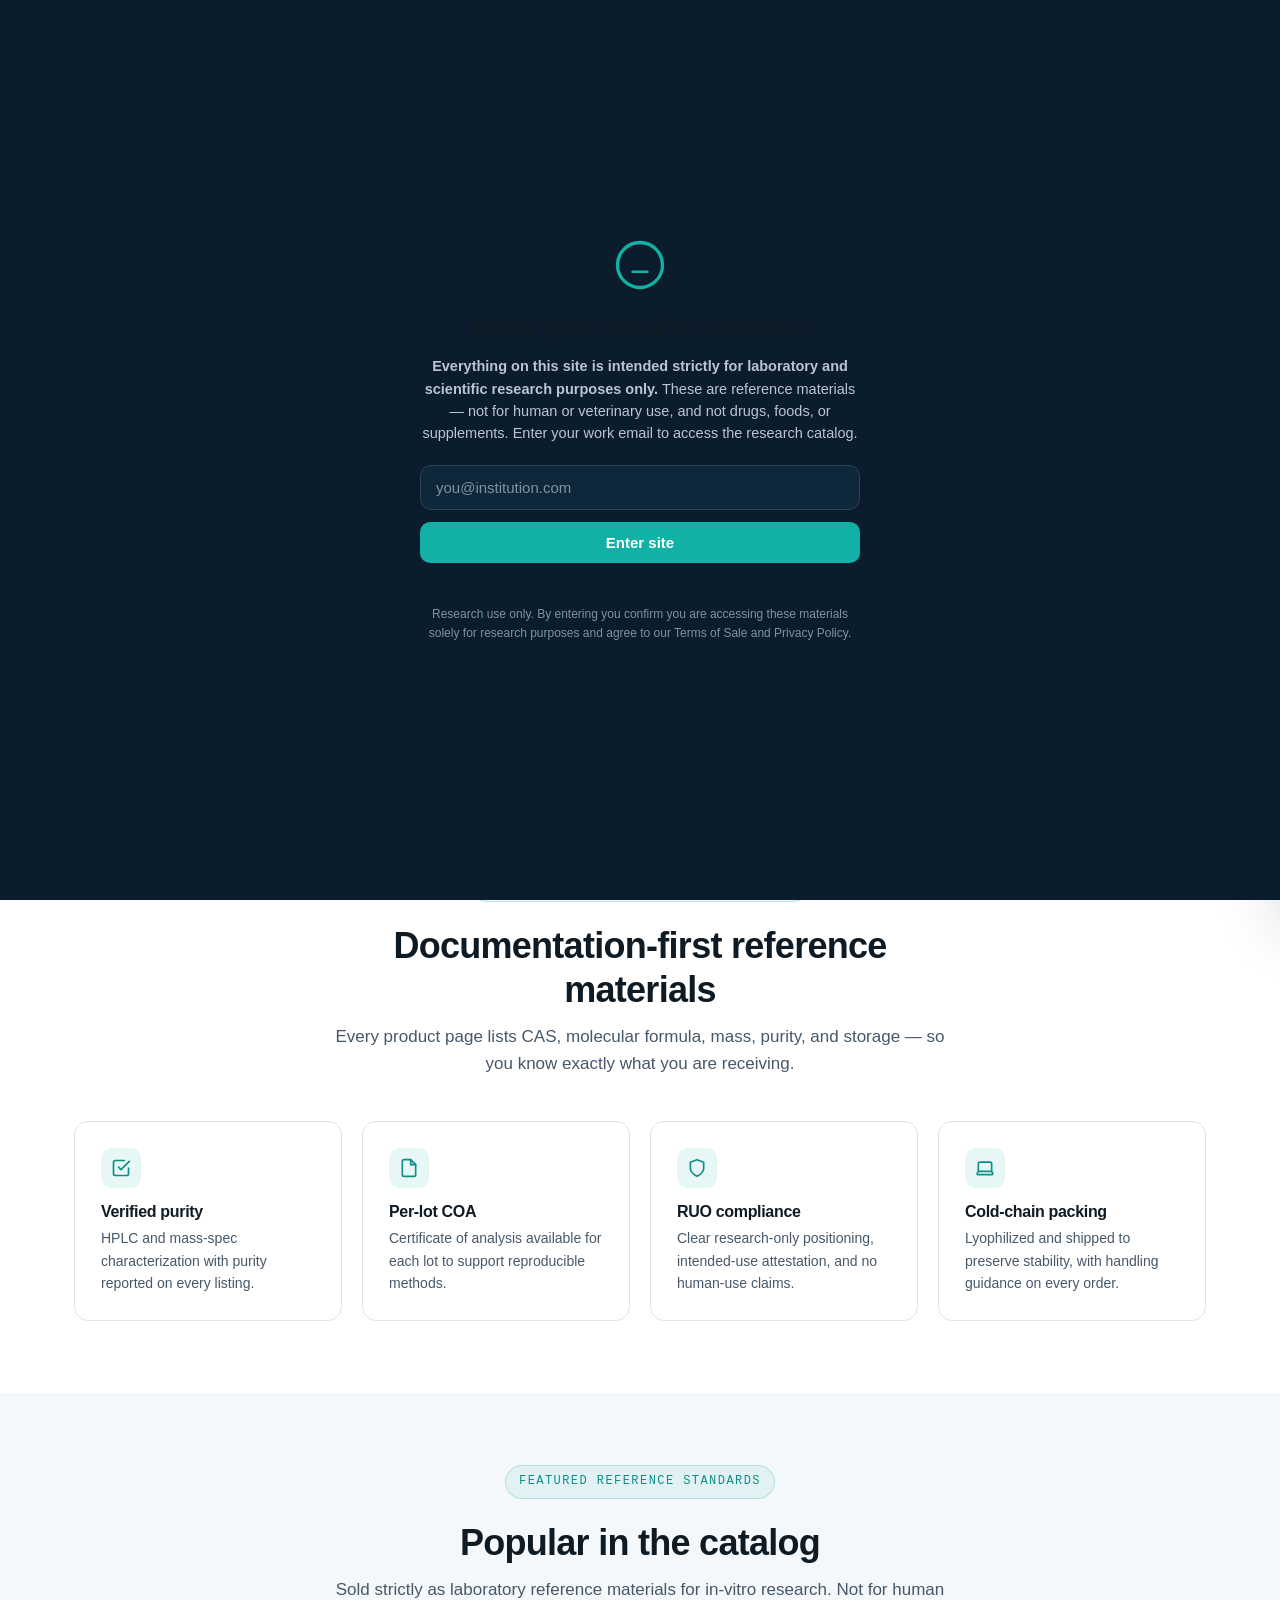
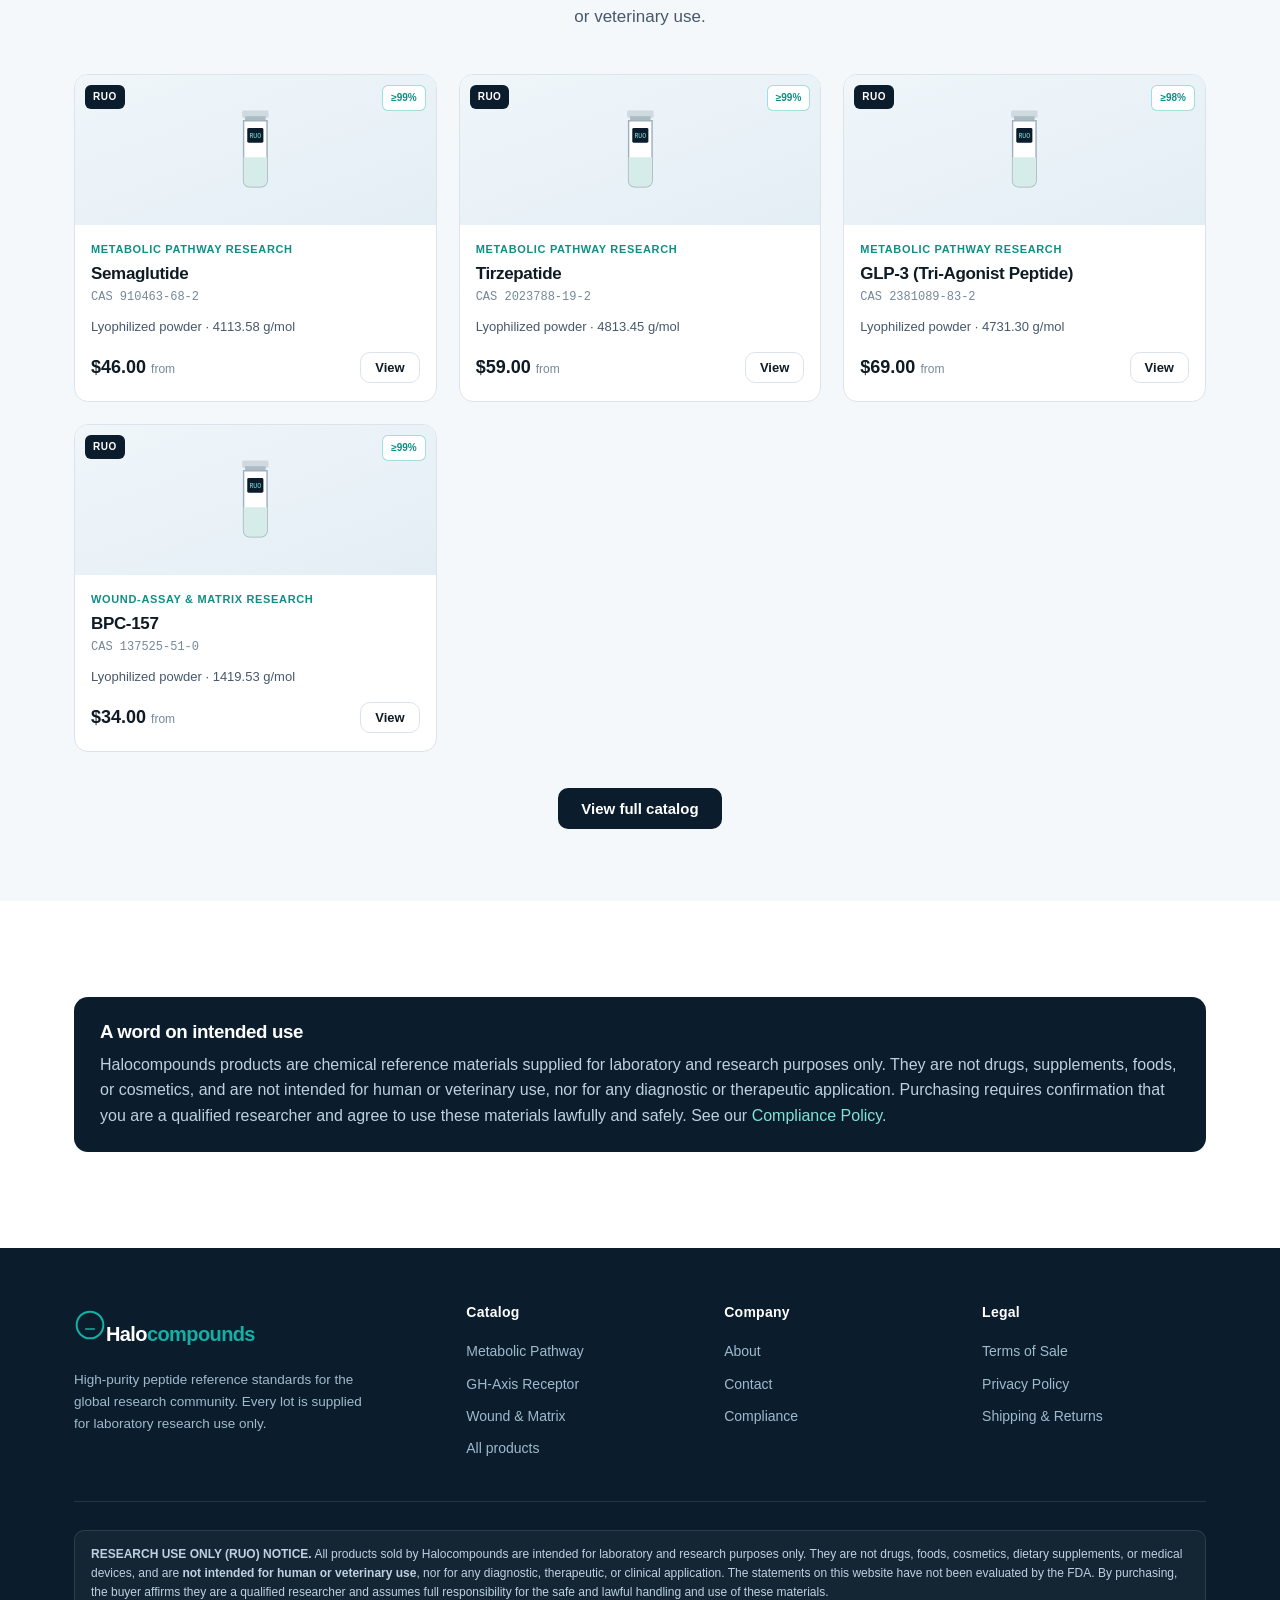
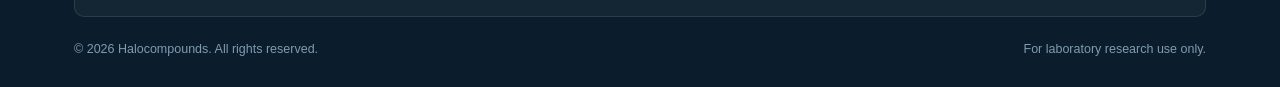
<file: index.html>
<!DOCTYPE html>
<html lang="en">
<head>
<meta charset="UTF-8">
<meta name="viewport" content="width=device-width, initial-scale=1.0">
<title>Halocompounds — Peptide Reference Standards for Research Use Only</title>
<meta name="description" content="Halocompounds supplies high-purity peptide reference standards for laboratory research use only (RUO). Not for human or veterinary use.">
<link rel="stylesheet" href="assets/css/styles.css">
</head>
<body data-page="index.html">

  <!-- Hidden form so Netlify detects & stores the email-gate submissions.
       The visible gate is injected by site.js and posts to this form by name.
       Do not remove. -->
  <form name="lead-gate" data-netlify="true" netlify-honeypot="bot-field" hidden>
    <input type="email" name="email" />
    <input type="text" name="bot-field" />
  </form>

  <section class="hero">
    <div class="wrap"><div class="hero-inner">
      <span class="eyebrow">● Research Use Only · ISO-minded QC</span>
      <h1>High-purity peptide reference standards for the research bench.</h1>
      <p>Halocompounds supplies lyophilized research peptides with third-party purity verification, full specifications, and per-lot documentation — built for reproducible in-vitro laboratory work.</p>
      <div class="hero-cta">
        <a class='btn btn-primary' href='/shop'>Browse the catalog</a>
        <a class='btn btn-ghost' href='/compliance' style='color:#eaf2f8;border-color:rgba(255,255,255,.25)'>Read our compliance policy</a>
      </div>
      <div class="hero-stats">
        <div class="stat"><div class="n">≥98–99%</div><div class="l">Verified purity (HPLC)</div></div>
        <div class="stat"><div class="n">Per-lot</div><div class="l">COA documentation</div></div>
        <div class="stat"><div class="n">RUO</div><div class="l">Strict research-only policy</div></div>
      </div>
    </div></div>
  </section>

  <section class="section">
    <div class="wrap">
      <div class="section-head">
        <span class="eyebrow">Why researchers choose Halocompounds</span>
        <h2>Documentation-first reference materials</h2>
        <p>Every product page lists CAS, molecular formula, mass, purity, and storage — so you know exactly what you are receiving.</p>
      </div>
      <div class="trust-grid">
        <div class="trust-card">
          <div class="ic"><svg width="20" height="20" viewBox="0 0 24 24" fill="none" stroke="currentColor" stroke-width="2" stroke-linecap="round" stroke-linejoin="round"><path d="M9 11l3 3L22 4"/><path d="M21 12v7a2 2 0 0 1-2 2H5a2 2 0 0 1-2-2V5a2 2 0 0 1 2-2h11"/></svg></div>
          <h3>Verified purity</h3>
          <p>HPLC and mass-spec characterization with purity reported on every listing.</p>
        </div>
        <div class="trust-card">
          <div class="ic"><svg width="20" height="20" viewBox="0 0 24 24" fill="none" stroke="currentColor" stroke-width="2" stroke-linecap="round" stroke-linejoin="round"><path d="M14 2H6a2 2 0 0 0-2 2v16a2 2 0 0 0 2 2h12a2 2 0 0 0 2-2V8z"/><polyline points="14 2 14 8 20 8"/></svg></div>
          <h3>Per-lot COA</h3>
          <p>Certificate of analysis available for each lot to support reproducible methods.</p>
        </div>
        <div class="trust-card">
          <div class="ic"><svg width="20" height="20" viewBox="0 0 24 24" fill="none" stroke="currentColor" stroke-width="2" stroke-linecap="round" stroke-linejoin="round"><path d="M12 22s8-4 8-10V5l-8-3-8 3v7c0 6 8 10 8 10z"/></svg></div>
          <h3>RUO compliance</h3>
          <p>Clear research-only positioning, intended-use attestation, and no human-use claims.</p>
        </div>
        <div class="trust-card">
          <div class="ic"><svg width="20" height="20" viewBox="0 0 24 24" fill="none" stroke="currentColor" stroke-width="2" stroke-linecap="round" stroke-linejoin="round"><path d="M20 16V7a2 2 0 0 0-2-2H6a2 2 0 0 0-2 2v9m16 0H4m16 0 1.28 2.55a1 1 0 0 1-.9 1.45H3.62a1 1 0 0 1-.9-1.45L4 16"/></svg></div>
          <h3>Cold-chain packing</h3>
          <p>Lyophilized and shipped to preserve stability, with handling guidance on every order.</p>
        </div>
      </div>
    </div>
  </section>

  <section class="section alt">
    <div class="wrap">
      <div class="section-head">
        <span class="eyebrow">Featured reference standards</span>
        <h2>Popular in the catalog</h2>
        <p>Sold strictly as laboratory reference materials for in-vitro research. Not for human or veterinary use.</p>
      </div>
      <div class="product-grid" id="featuredGrid"></div>
      <div class="center" style="margin-top:36px"><a class='btn btn-dark' href='/shop'>View full catalog</a></div>
    </div>
  </section>

  <section class="section">
    <div class="wrap">
      <div class="callout-strong">
        <h3>A word on intended use</h3>
        <p>Halocompounds products are chemical reference materials supplied for laboratory and research purposes only. They are not drugs, supplements, foods, or cosmetics, and are not intended for human or veterinary use, nor for any diagnostic or therapeutic application. Purchasing requires confirmation that you are a qualified researcher and agree to use these materials lawfully and safely. See our <a href='/compliance' style='color:#7fe3d9'>Compliance Policy</a>.</p>
      </div>
    </div>
  </section>

  <script src="assets/js/products.js"></script>
  <script src="assets/js/site.js"></script>
  <script>
    (function () {
      var grid = document.getElementById("featuredGrid");
      var items = Halo.products().filter(function (p) { return p.featured; });
      grid.innerHTML = items.map(function (p) {
        var from = Math.min.apply(null, p.sizes.map(function (s) { return s.price; }));
        return '<a class="pcard" href="product.html?sku=' + p.sku + '" style="text-decoration:none;color:inherit">' +
          '<div class="vial"><span class="ruo-tag">RUO</span><span class="purity-tag">' + p.purity + '</span>' + Halo.vial + '</div>' +
          '<div class="body"><div class="cat">' + p.category + '</div><h3>' + p.name + '</h3>' +
          '<div class="cas">CAS ' + p.cas + '</div>' +
          '<div class="spec-mini">' + p.form + ' · ' + p.mw + '</div>' +
          '<div class="foot"><span class="price">' + Halo.money(from) + ' <small>from</small></span>' +
          '<span class="btn btn-ghost" style="padding:8px 14px;font-size:13px">View</span></div></div></a>';
      }).join("");
    })();
  </script>
</body>
</html>
</file>
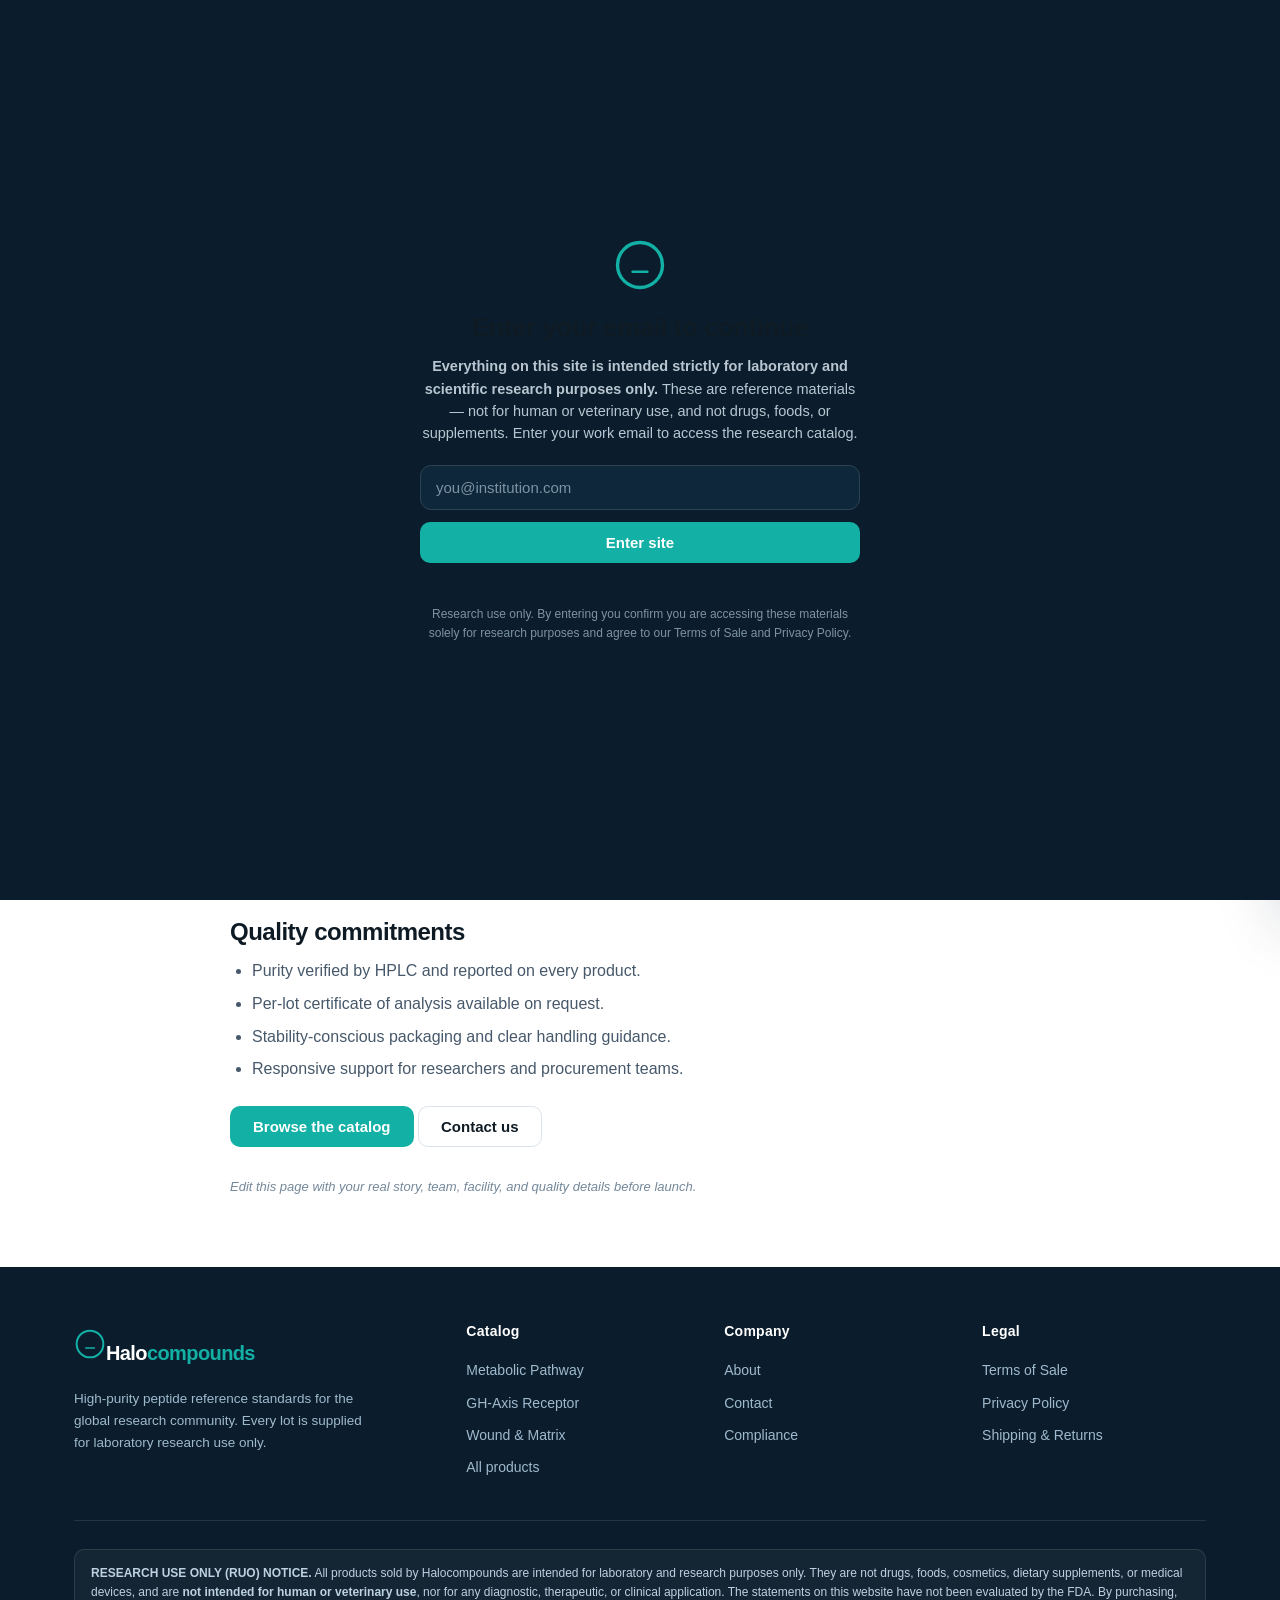
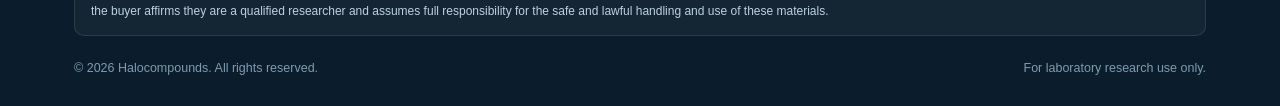
<file: about.html>
<!DOCTYPE html>
<html lang="en">
<head>
<meta charset="UTF-8">
<meta name="viewport" content="width=device-width, initial-scale=1.0">
<title>About — Halocompounds</title>
<link rel="stylesheet" href="assets/css/styles.css">
</head>
<body data-page="about.html">
  <div class="page-head"><div class="wrap"><div class="crumb"><a href='/'>Home</a> / About</div><h1>About Halocompounds</h1></div></div>
  <div class="wrap"><div class="doc">
    <p>Halocompounds supplies high-purity peptide reference standards to the research community. We exist to make well-characterized, properly documented research materials easy for laboratories to source — with transparent specifications and a strict research-use-only standard.</p>

    <h2>What we do</h2>
    <p>We provide lyophilized peptide reference materials with analytical characterization (HPLC, mass spectrometry) and per-lot certificates of analysis available on request. Every listing publishes its CAS number, molecular formula, mass, purity, physical form, and storage requirements so researchers know exactly what they are receiving.</p>

    <h2>Our standard</h2>
    <p>We sell exclusively for laboratory research use. Our products are not drugs, supplements, foods, or cosmetics, and are not for human or veterinary use. We require an intended-use acknowledgment from every buyer and decline orders that fall outside legitimate research.</p>

    <div class="callout-strong">
      <h3>Documentation first</h3>
      <p>Reproducible research depends on knowing your materials. That is why characterization data and COAs sit at the center of how we operate.</p>
    </div>

    <h2>Quality commitments</h2>
    <ul>
      <li>Purity verified by HPLC and reported on every product.</li>
      <li>Per-lot certificate of analysis available on request.</li>
      <li>Stability-conscious packaging and clear handling guidance.</li>
      <li>Responsive support for researchers and procurement teams.</li>
    </ul>

    <p style="margin-top:24px"><a class='btn btn-primary' href='/shop'>Browse the catalog</a> <a class='btn btn-ghost' href='/contact'>Contact us</a></p>

    <p style="font-size:13px;color:var(--muted);margin-top:30px"><em>Edit this page with your real story, team, facility, and quality details before launch.</em></p>
  </div></div>
  <script src="assets/js/products.js"></script>
  <script src="assets/js/site.js"></script>
</body>
</html>
</file>
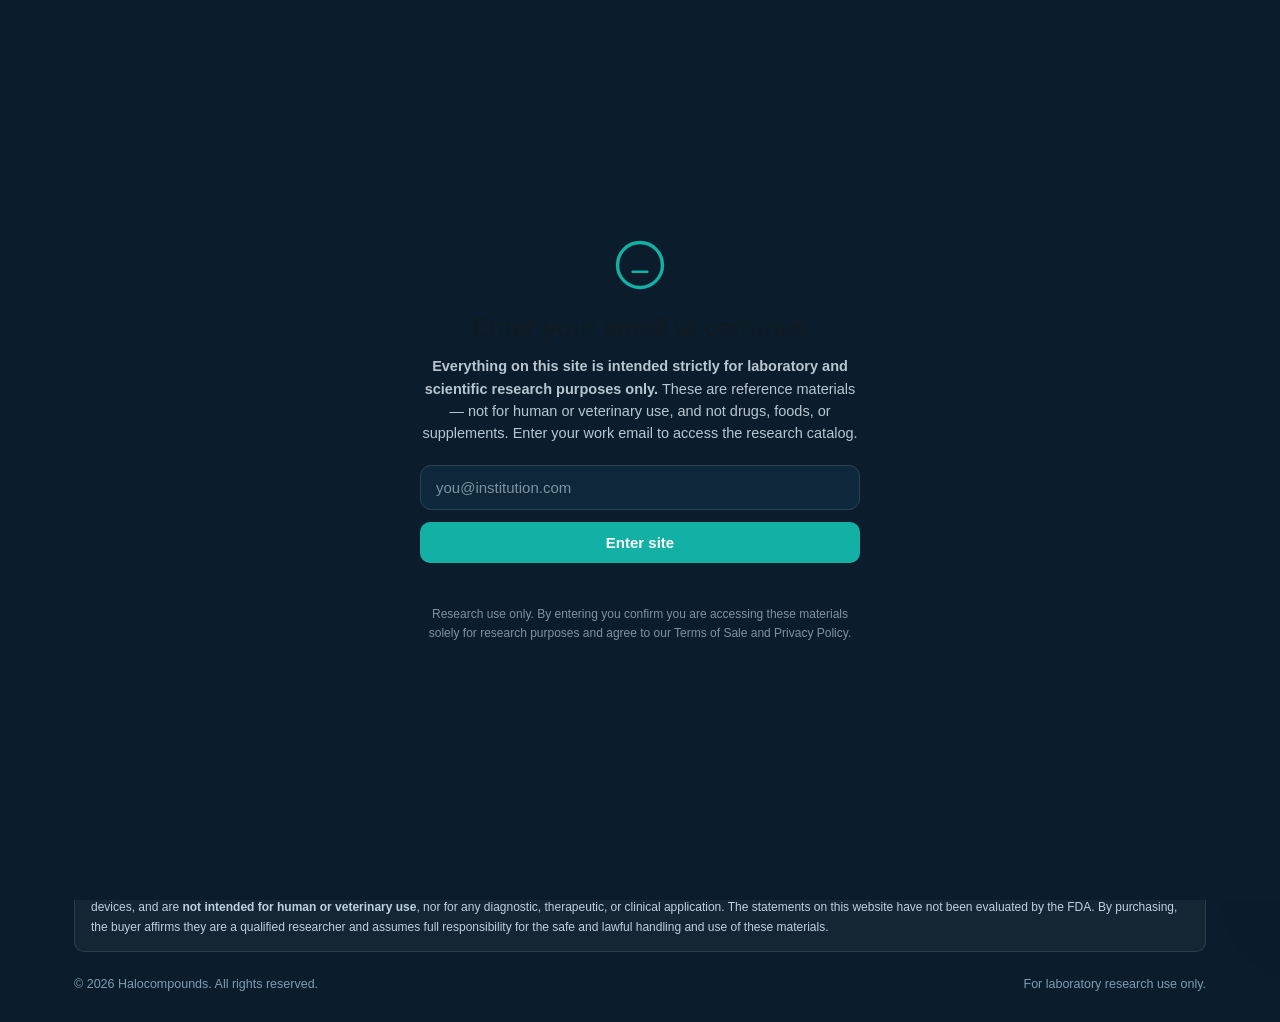
<file: checkout.html>
<!DOCTYPE html>
<html lang="en">
<head>
<meta charset="UTF-8">
<meta name="viewport" content="width=device-width, initial-scale=1.0">
<title>Checkout — Halocompounds | Research Use Only</title>
<link rel="stylesheet" href="assets/css/styles.css">
</head>
<body data-page="checkout.html">

  <div class="page-head">
    <div class="wrap"><div class="crumb"><a href='/'>Home</a> / Checkout</div><h1>Checkout</h1></div>
  </div>

  <section class="section">
    <div class="wrap">
      <div id="emptyState" class="empty-cart hide">Your cart is empty. <a href='/shop'>Browse the catalog</a>.</div>

      <div class="checkout-layout" id="checkoutLayout">
        <form id="orderForm" novalidate>
          <h3 style="margin-bottom:16px">Researcher &amp; shipping details</h3>
          <div class="form-grid">
            <div class="field"><label>First name *</label><input name="first" required></div>
            <div class="field"><label>Last name *</label><input name="last" required></div>
            <div class="field"><label>Institution / Company *</label><input name="org" required></div>
            <div class="field"><label>Role / Title</label><input name="role" placeholder="e.g. Research Scientist"></div>
            <div class="field full"><label>Work email *</label><input type="email" name="email" required></div>
            <div class="field"><label>Phone</label><input name="phone"></div>
            <div class="field"><label>Country *</label><input name="country" required></div>
            <div class="field full"><label>Shipping address *</label><input name="address" required></div>
            <div class="field"><label>City *</label><input name="city" required></div>
            <div class="field"><label>State / Region</label><input name="state"></div>
            <div class="field"><label>Postal code *</label><input name="zip" required></div>
            <div class="field full"><label>Order notes</label><textarea name="notes" rows="3" placeholder="Optional: lot requirements, COA needs, etc."></textarea></div>
          </div>

          <h3 style="margin:24px 0 12px">Required research-use acknowledgment</h3>
          <div class="attest">
            <label class="ck"><input type="checkbox" name="a1"> I confirm I am at least 21 years of age.</label>
            <label class="ck"><input type="checkbox" name="a2"> I am a qualified researcher, or I am purchasing on behalf of a research institution, laboratory, or business.</label>
            <label class="ck"><input type="checkbox" name="a3"> I understand these products are sold strictly for <strong>laboratory research use only (RUO)</strong> and are <strong>not for human or veterinary use</strong>, and are not drugs, foods, cosmetics, or dietary supplements.</label>
            <label class="ck"><input type="checkbox" name="a4"> I will not administer, ingest, or use these materials in or on humans or animals, and I will handle them lawfully and in accordance with good laboratory practice.</label>
            <label class="ck"><input type="checkbox" name="a5"> I have read and agree to the <a href='/terms' target='_blank'>Terms of Sale</a>, <a href='/compliance' target='_blank'>Compliance Policy</a>, and <a href='/privacy' target='_blank'>Privacy Policy</a>.</label>
          </div>

          <button type="submit" class="btn btn-primary btn-block" id="placeBtn">Place research order</button>
          <p style="font-size:12.5px;color:var(--muted);margin-top:12px">Orders are reviewed for research-use eligibility. After review, a secure payment link / invoice is issued to your work email. Card details are never collected on this page.</p>
        </form>

        <aside class="summary">
          <h3>Order summary</h3>
          <div id="summaryLines"></div>
          <div class="ln"><span>Subtotal</span><span id="sumSubtotal">$0.00</span></div>
          <div class="ln"><span>Shipping</span><span>Calculated after review</span></div>
          <div class="ln tot"><span>Total</span><span id="sumTotal">$0.00</span></div>
          <div class="ruo-callout" style="margin-top:18px"><strong>RUO order</strong><p>By placing this order you reaffirm the research-use acknowledgment above.</p></div>
        </aside>
      </div>

      <div id="confirm" class="hide" style="max-width:640px;margin:0 auto;text-align:center">
        <div style="width:64px;height:64px;border-radius:50%;background:rgba(47,143,91,.12);color:var(--ok);display:grid;place-items:center;margin:0 auto 20px">
          <svg width="32" height="32" viewBox="0 0 24 24" fill="none" stroke="currentColor" stroke-width="2.5" stroke-linecap="round" stroke-linejoin="round"><polyline points="20 6 9 17 4 12"/></svg>
        </div>
        <h1 style="font-size:28px">Order request received</h1>
        <p style="color:var(--slate);margin:12px 0">Reference <strong id="orderRef" class="mono"></strong></p>
        <p style="color:var(--slate)">Thank you. Our team will verify research-use eligibility and email a secure payment link and order confirmation to the address you provided. No payment has been taken.</p>
        <div style="margin-top:26px"><a class='btn btn-dark' href='/shop'>Continue browsing</a></div>
      </div>
    </div>
  </section>

  <script src="assets/js/products.js"></script>
  <script src="assets/js/site.js"></script>
  <script src="assets/js/noramp-checkout.js"></script>
  <script>
    (function () {
      var layout = document.getElementById("checkoutLayout");
      var empty = document.getElementById("emptyState");
      var cart = Halo.getCart();
      if (!cart.length) {
        layout.classList.add("hide");
        empty.classList.remove("hide");
        return;
      }
      function renderSummary() {
        var c = Halo.getCart();
        document.getElementById("summaryLines").innerHTML = c.map(function (i) {
          return '<div class="ln"><span>' + i.name + ' (' + i.size + ') × ' + i.qty + '</span><span>' + Halo.money(i.price * i.qty) + '</span></div>';
        }).join("");
        document.getElementById("sumSubtotal").textContent = Halo.money(Halo.subtotal());
        document.getElementById("sumTotal").textContent = Halo.money(Halo.subtotal());
      }
      renderSummary();

      var form = document.getElementById("orderForm");
      form.addEventListener("submit", async function (e) {
        e.preventDefault();
        var missing = false;
        form.querySelectorAll("[required]").forEach(function (f) {
          if (!f.value.trim()) { f.style.borderColor = "var(--red)"; missing = true; }
          else f.style.borderColor = "";
        });
        var allChecked = ["a1", "a2", "a3", "a4", "a5"].every(function (n) { return form.elements[n].checked; });
        if (!allChecked) {
          alert("Please confirm all research-use acknowledgments to place your order.");
          return;
        }
        if (missing) {
          alert("Please complete all required fields marked with *.");
          return;
        }

        var cust = Object.fromEntries(new FormData(form).entries());
        var ref = "HC-" + Date.now().toString(36).toUpperCase();

        if (window.startNorampCheckout) {
          var order = {
            id: ref, key: ref, number: ref, currency: "USD",
            subtotal: Halo.subtotal().toFixed(2),
            total: Halo.subtotal().toFixed(2),
            items: Halo.getCart().map(function (i) {
              return { name: i.name, product_id: i.sku, quantity: i.qty, total: (i.price * i.qty).toFixed(2) };
            }),
            customer: { email: cust.email, first_name: cust.first, last_name: cust.last, phone: cust.phone, company: cust.org },
            shipping_to: { first_name: cust.first, last_name: cust.last, address_1: cust.address, city: cust.city, state: cust.state, postcode: cust.zip, country: cust.country }
          };
          try {
            var btn = document.getElementById("placeBtn");
            if (btn) { btn.disabled = true; btn.textContent = "Redirecting to secure checkout…"; }
            await window.startNorampCheckout(order);
            return;
          } catch (err) {
            console.warn("NoRamp checkout not active yet, using request flow:", err.message);
            var b2 = document.getElementById("placeBtn");
            if (b2) { b2.disabled = false; b2.textContent = "Place research order"; }
          }
        }

        console.log("Halocompounds order payload", { ref: ref, customer: cust, items: Halo.getCart(), subtotal: Halo.subtotal() });
        document.getElementById("orderRef").textContent = ref;
        layout.classList.add("hide");
        document.getElementById("confirm").classList.remove("hide");
        Halo.clearCart();
        window.scrollTo({ top: 0, behavior: "smooth" });
      });
    })();
  </script>
</body>
</html>
</file>
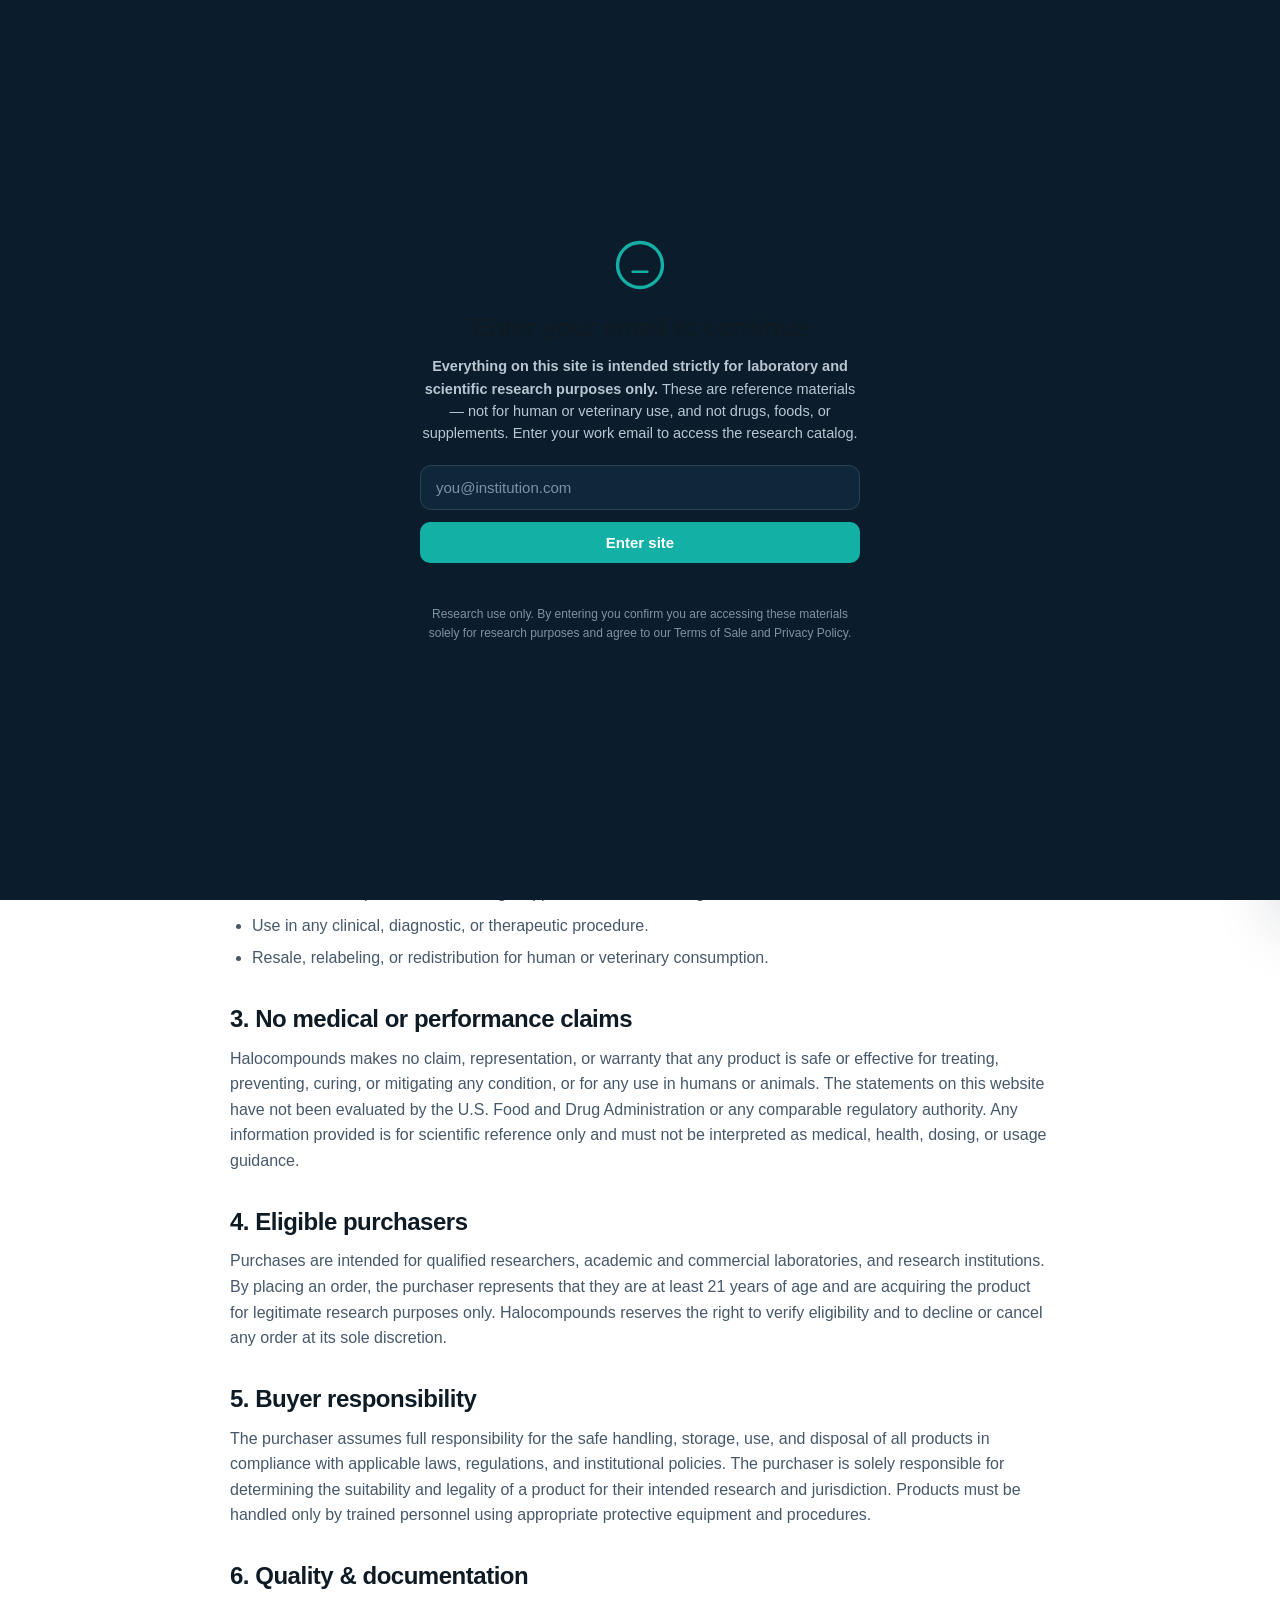
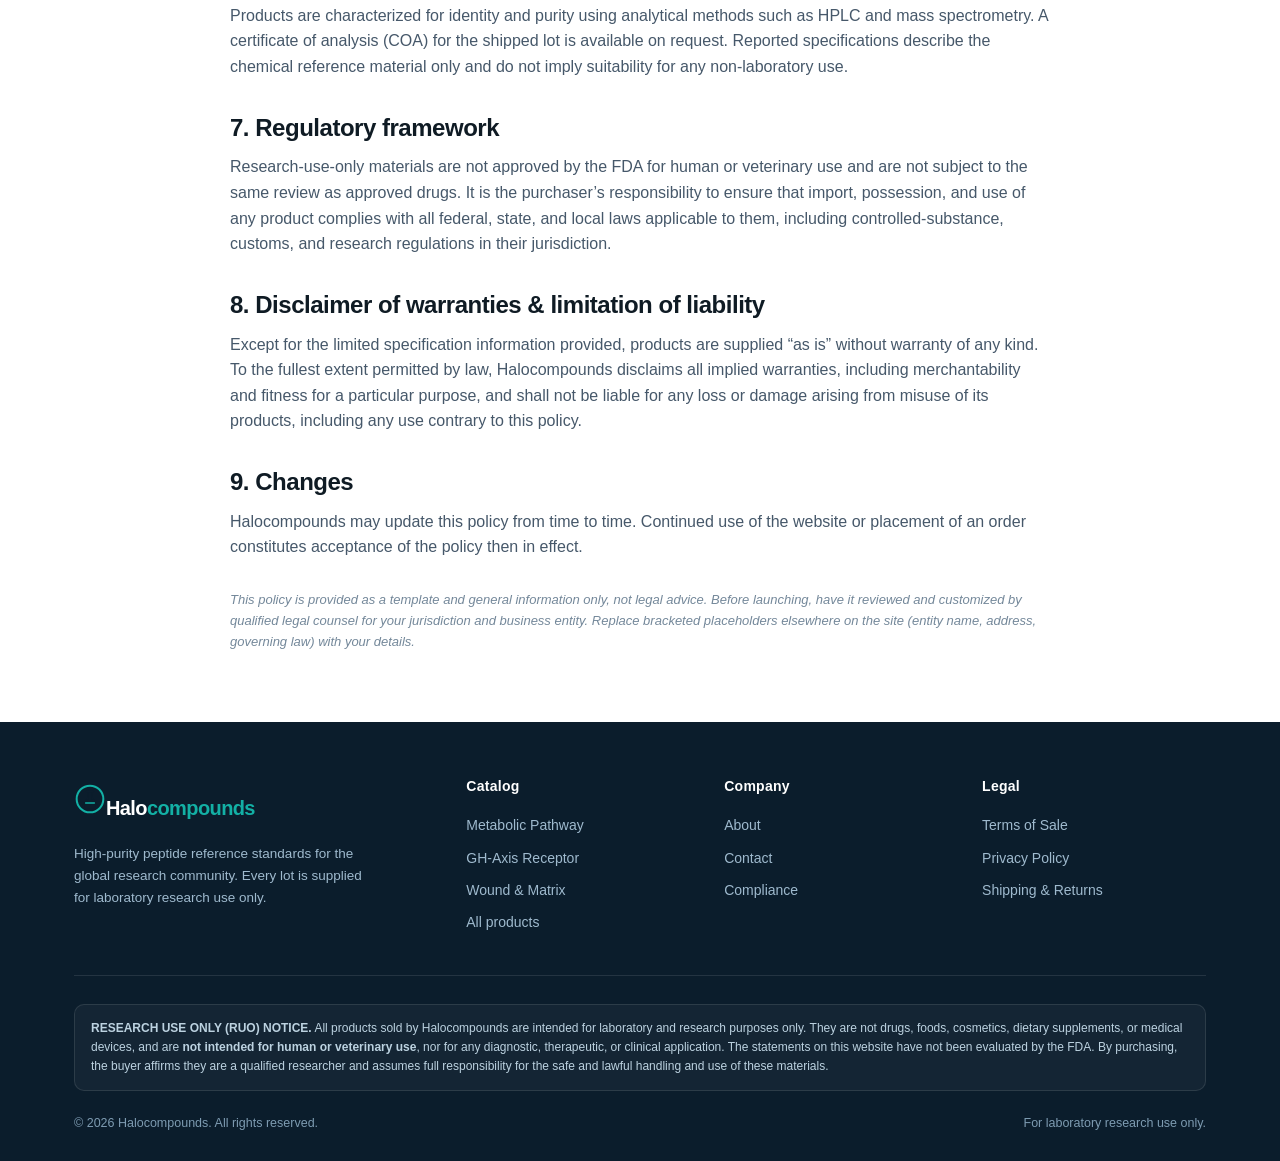
<file: compliance.html>
<!DOCTYPE html>
<html lang="en">
<head>
<meta charset="UTF-8">
<meta name="viewport" content="width=device-width, initial-scale=1.0">
<title>Compliance Policy — Halocompounds | Research Use Only</title>
<meta name="description" content="Halocompounds research-use-only (RUO) compliance policy. Products are not for human or veterinary use.">
<link rel="stylesheet" href="assets/css/styles.css">
</head>
<body data-page="compliance.html">
  <div class="page-head"><div class="wrap"><div class="crumb"><a href='/'>Home</a> / Compliance</div><h1>Compliance &amp; Research-Use Policy</h1></div></div>

  <div class="wrap"><div class="doc">
    <p class="updated">Last updated: <span id="upd"></span></p>

    <div class="callout-strong">
      <h3>Research Use Only (RUO)</h3>
      <p>All products supplied by Halocompounds are chemical reference materials intended <strong>exclusively for laboratory and scientific research use</strong>. They are <strong>not for human or veterinary use</strong> and are not drugs, foods, dietary supplements, cosmetics, or medical devices.</p>
    </div>

    <h2>1. Intended use</h2>
    <p>Products listed on this website are sold solely as research reference standards for in-vitro experimentation and analytical work by qualified professionals in an appropriately controlled laboratory setting. They are not intended, designed, or sold for any diagnostic, therapeutic, prophylactic, clinical, or in-vivo application in humans or animals.</p>

    <h2>2. Prohibited uses</h2>
    <p>The following uses are strictly prohibited and fall entirely outside the scope of what Halocompounds sells or supports:</p>
    <ul>
      <li>Administration to, ingestion by, injection into, or any other use in or on humans or animals.</li>
      <li>Use as, or incorporation into, a drug, supplement, food, beverage, cosmetic, or medical device.</li>
      <li>Use in any clinical, diagnostic, or therapeutic procedure.</li>
      <li>Resale, relabeling, or redistribution for human or veterinary consumption.</li>
    </ul>

    <h2>3. No medical or performance claims</h2>
    <p>Halocompounds makes no claim, representation, or warranty that any product is safe or effective for treating, preventing, curing, or mitigating any condition, or for any use in humans or animals. The statements on this website have not been evaluated by the U.S. Food and Drug Administration or any comparable regulatory authority. Any information provided is for scientific reference only and must not be interpreted as medical, health, dosing, or usage guidance.</p>

    <h2>4. Eligible purchasers</h2>
    <p>Purchases are intended for qualified researchers, academic and commercial laboratories, and research institutions. By placing an order, the purchaser represents that they are at least 21 years of age and are acquiring the product for legitimate research purposes only. Halocompounds reserves the right to verify eligibility and to decline or cancel any order at its sole discretion.</p>

    <h2>5. Buyer responsibility</h2>
    <p>The purchaser assumes full responsibility for the safe handling, storage, use, and disposal of all products in compliance with applicable laws, regulations, and institutional policies. The purchaser is solely responsible for determining the suitability and legality of a product for their intended research and jurisdiction. Products must be handled only by trained personnel using appropriate protective equipment and procedures.</p>

    <h2>6. Quality &amp; documentation</h2>
    <p>Products are characterized for identity and purity using analytical methods such as HPLC and mass spectrometry. A certificate of analysis (COA) for the shipped lot is available on request. Reported specifications describe the chemical reference material only and do not imply suitability for any non-laboratory use.</p>

    <h2>7. Regulatory framework</h2>
    <p>Research-use-only materials are not approved by the FDA for human or veterinary use and are not subject to the same review as approved drugs. It is the purchaser’s responsibility to ensure that import, possession, and use of any product complies with all federal, state, and local laws applicable to them, including controlled-substance, customs, and research regulations in their jurisdiction.</p>

    <h2>8. Disclaimer of warranties &amp; limitation of liability</h2>
    <p>Except for the limited specification information provided, products are supplied “as is” without warranty of any kind. To the fullest extent permitted by law, Halocompounds disclaims all implied warranties, including merchantability and fitness for a particular purpose, and shall not be liable for any loss or damage arising from misuse of its products, including any use contrary to this policy.</p>

    <h2>9. Changes</h2>
    <p>Halocompounds may update this policy from time to time. Continued use of the website or placement of an order constitutes acceptance of the policy then in effect.</p>

    <p style="font-size:13px;color:var(--muted);margin-top:30px"><em>This policy is provided as a template and general information only, not legal advice. Before launching, have it reviewed and customized by qualified legal counsel for your jurisdiction and business entity. Replace bracketed placeholders elsewhere on the site (entity name, address, governing law) with your details.</em></p>
  </div></div>

  <script src="assets/js/products.js"></script>
  <script src="assets/js/site.js"></script>
  <script>document.getElementById("upd").textContent = new Date().toLocaleDateString("en-US",{year:"numeric",month:"long",day:"numeric"});</script>
</body>
</html>
</file>
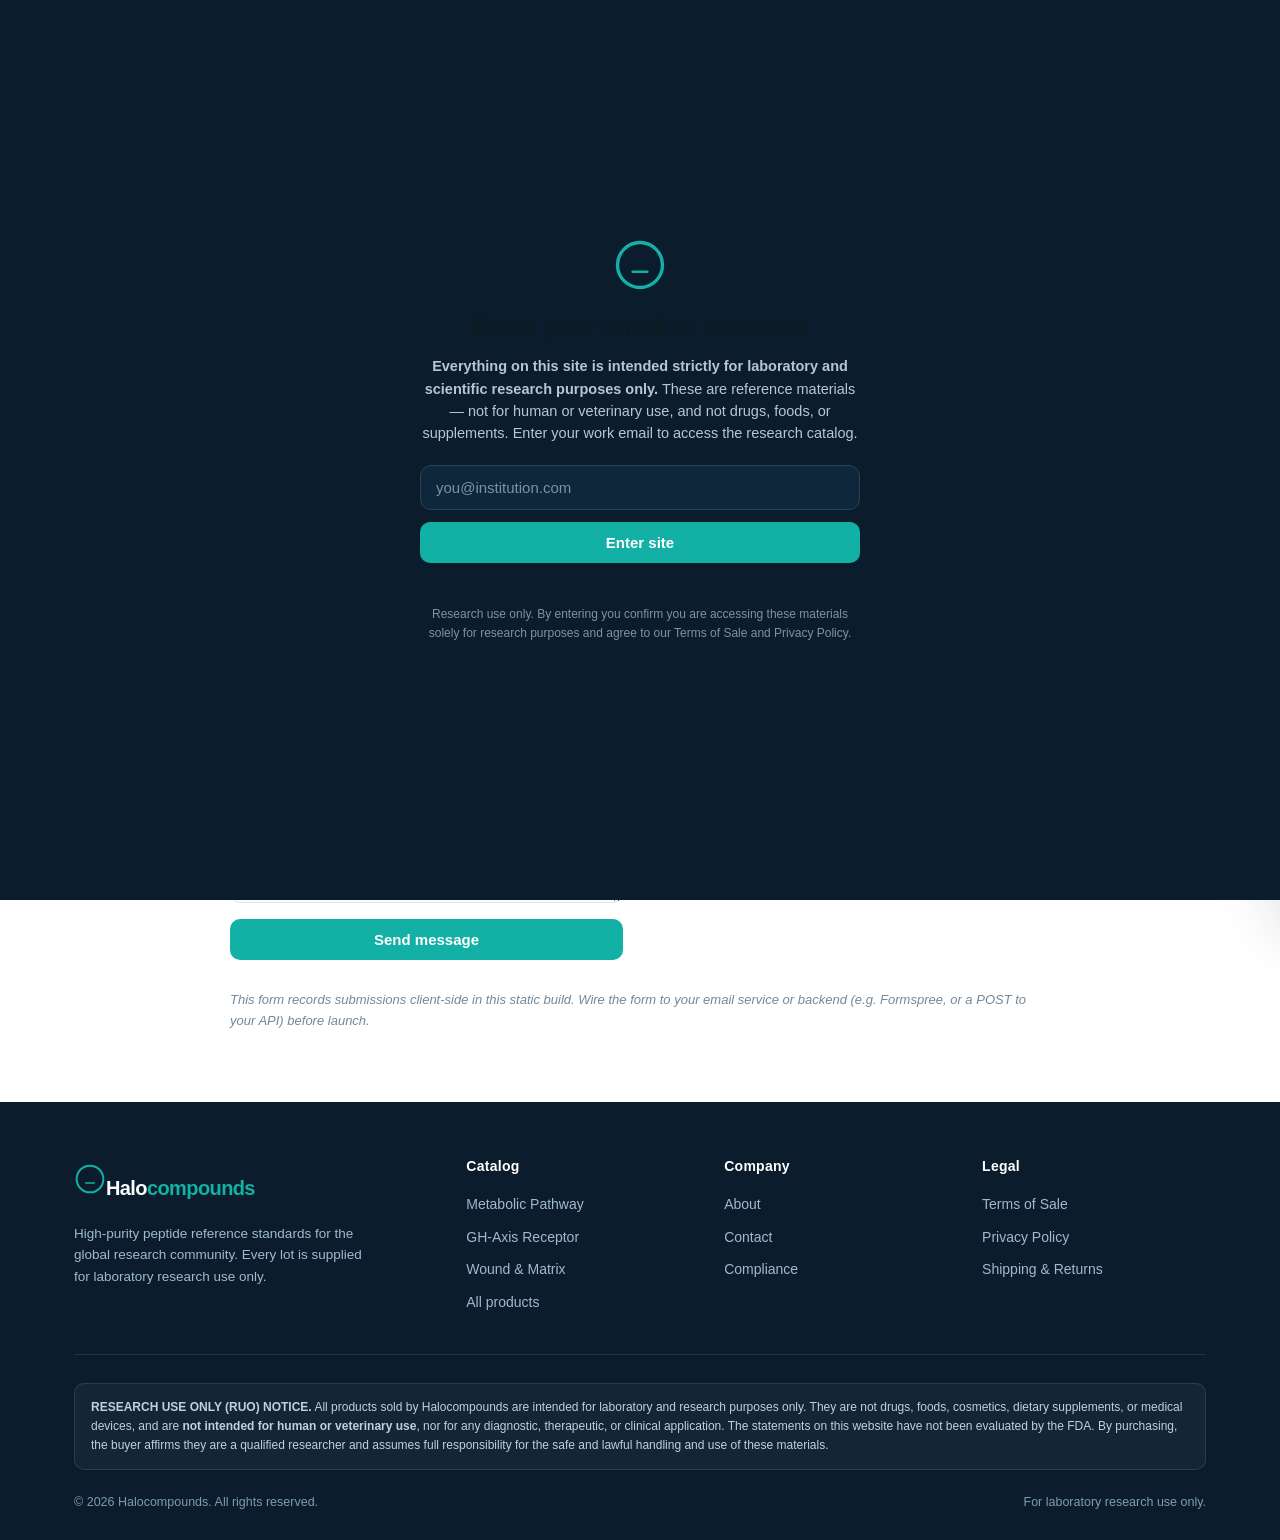
<file: contact.html>
<!DOCTYPE html>
<html lang="en">
<head>
<meta charset="UTF-8">
<meta name="viewport" content="width=device-width, initial-scale=1.0">
<title>Contact — Halocompounds</title>
<link rel="stylesheet" href="assets/css/styles.css">
</head>
<body data-page="contact.html">
  <div class="page-head"><div class="wrap"><div class="crumb"><a href='/'>Home</a> / Contact</div><h1>Contact us</h1></div></div>
  <div class="wrap"><div class="doc">
    <p>Questions about products, specifications, COAs, bulk research quantities, or an existing order? Send us a message and our team will respond.</p>

    <div style="display:grid;grid-template-columns:1fr 1fr;gap:34px;align-items:start;margin-top:30px">
      <form id="contactForm">
        <div class="field"><label>Name *</label><input name="name" required></div>
        <div class="field"><label>Institution / Company</label><input name="org"></div>
        <div class="field"><label>Work email *</label><input type="email" name="email" required></div>
        <div class="field"><label>Subject</label><input name="subject"></div>
        <div class="field"><label>Message *</label><textarea name="message" rows="5" required></textarea></div>
        <button class="btn btn-primary btn-block" type="submit">Send message</button>
        <p id="contactMsg" class="hide" style="color:var(--ok);font-size:14px;margin-top:12px;font-weight:600">Thanks — your message has been recorded. We’ll be in touch.</p>
      </form>
      <div>
        <div class="trust-card">
          <h3 style="margin-bottom:10px">Reach us</h3>
          <p style="font-size:14px;color:var(--slate);margin-bottom:6px"><strong>Email:</strong> [support@yourdomain.com]</p>
          <p style="font-size:14px;color:var(--slate);margin-bottom:6px"><strong>Hours:</strong> [Mon–Fri, 9–5]</p>
          <p style="font-size:14px;color:var(--slate)"><strong>Address:</strong> [Business address]</p>
        </div>
        <div class="ruo-callout" style="margin-top:18px"><strong>Research use only</strong><p>We cannot provide medical, dosing, or human-use guidance. Products are sold strictly as laboratory reference materials.</p></div>
      </div>
    </div>

    <p style="font-size:13px;color:var(--muted);margin-top:30px"><em>This form records submissions client-side in this static build. Wire the form to your email service or backend (e.g. Formspree, or a POST to your API) before launch.</em></p>
  </div></div>
  <script src="assets/js/products.js"></script>
  <script src="assets/js/site.js"></script>
  <script>
    document.getElementById("contactForm").addEventListener("submit", function (e) {
      e.preventDefault();
      var f = e.target;
      var ok = true;
      f.querySelectorAll("[required]").forEach(function (x){ if(!x.value.trim()){x.style.borderColor="var(--red)";ok=false;}else x.style.borderColor="";});
      if(!ok) return;
      console.log("Halocompounds contact", Object.fromEntries(new FormData(f).entries()));
      f.reset();
      document.getElementById("contactMsg").classList.remove("hide");
    });
  </script>
</body>
</html>
</file>
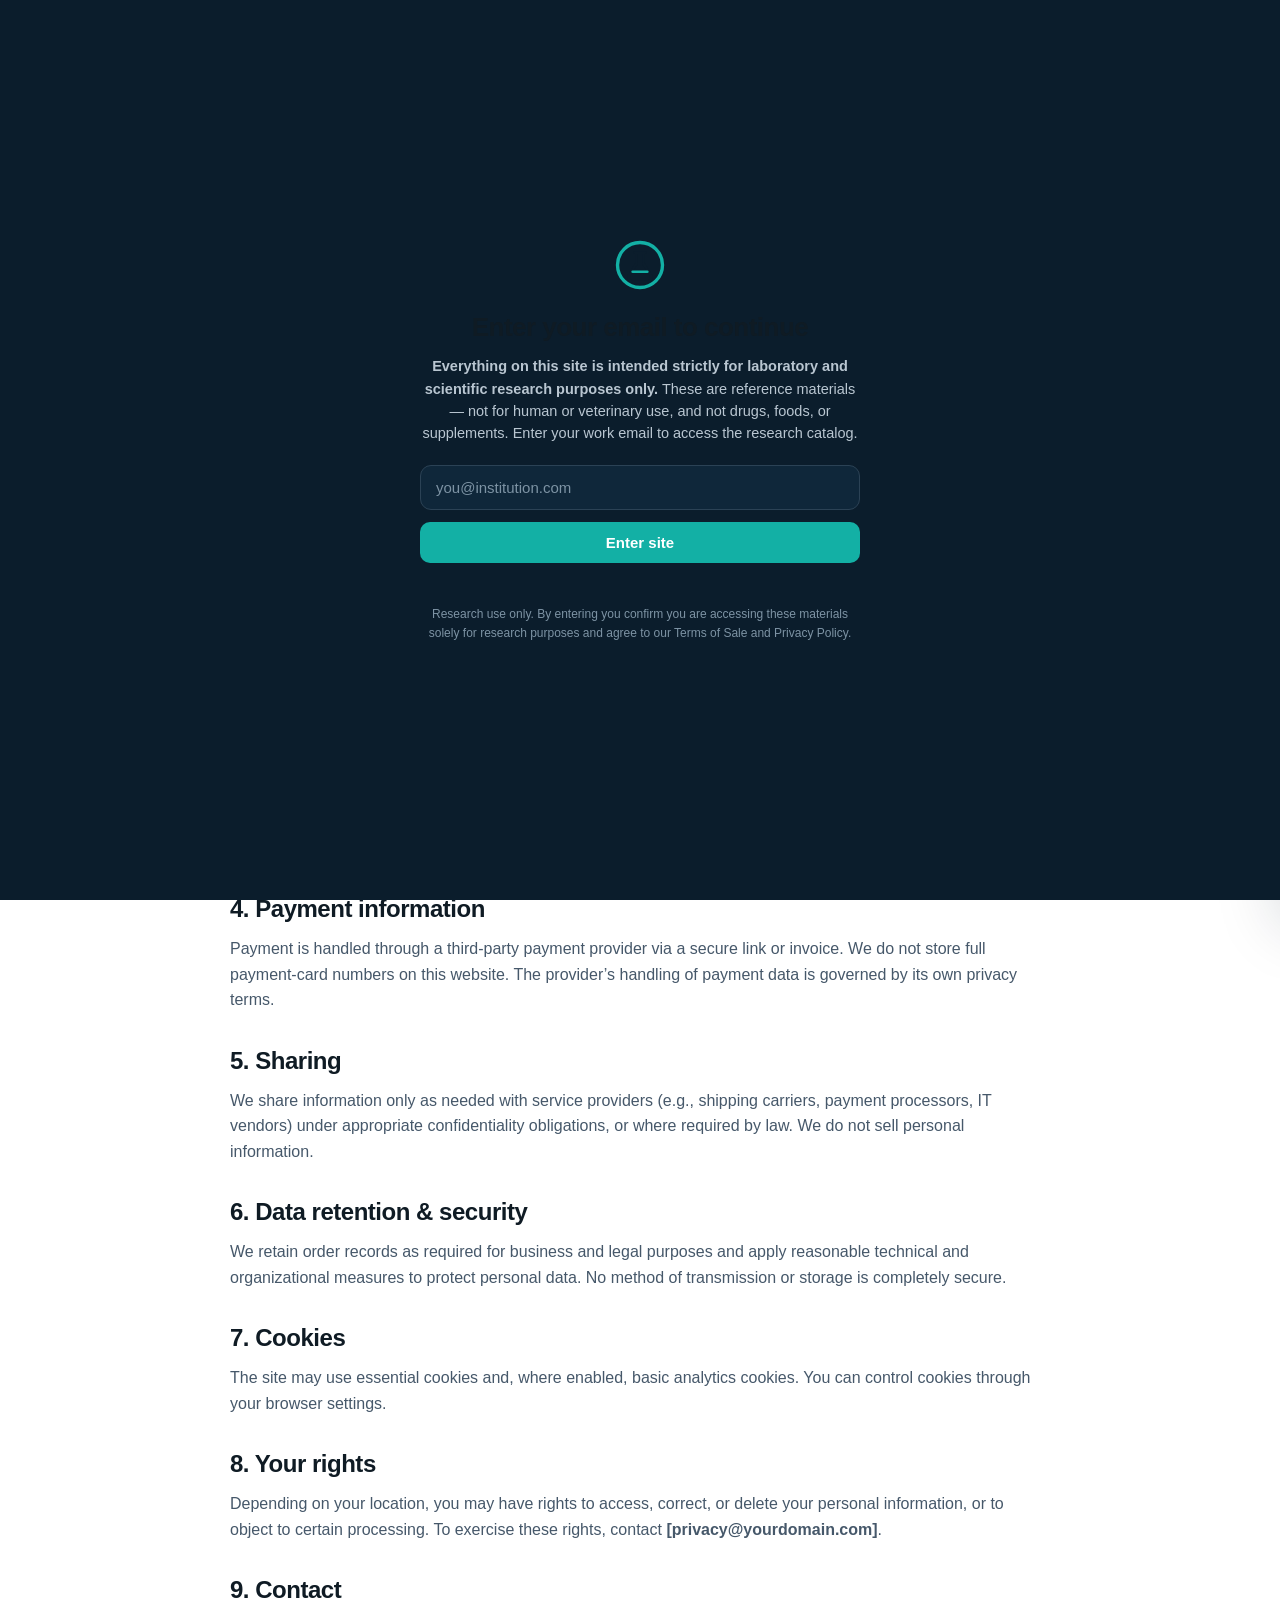
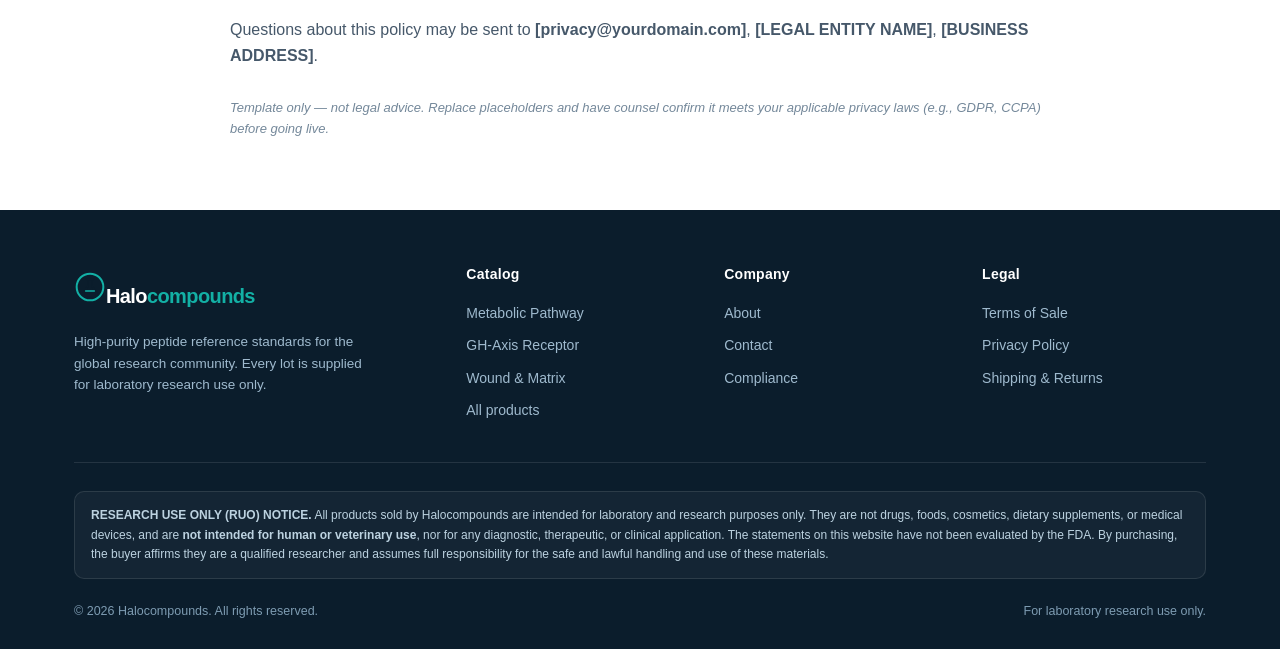
<file: privacy.html>
<!DOCTYPE html>
<html lang="en">
<head>
<meta charset="UTF-8">
<meta name="viewport" content="width=device-width, initial-scale=1.0">
<title>Privacy Policy — Halocompounds</title>
<link rel="stylesheet" href="assets/css/styles.css">
</head>
<body data-page="privacy.html">
  <div class="page-head"><div class="wrap"><div class="crumb"><a href='/'>Home</a> / Privacy</div><h1>Privacy Policy</h1></div></div>
  <div class="wrap"><div class="doc">
    <p class="updated">Last updated: <span id="upd"></span></p>

    <h2>1. Overview</h2>
    <p>This Privacy Policy explains how Halocompounds (“we”) collects, uses, and protects information when you use this website and place orders. By using the site you consent to the practices described here.</p>

    <h2>2. Information we collect</h2>
    <ul>
      <li><strong>Order &amp; contact details</strong> you provide at checkout: name, institution, email, phone, and shipping address.</li>
      <li><strong>Eligibility confirmations</strong>: the research-use acknowledgments you submit.</li>
      <li><strong>Technical data</strong>: basic analytics such as pages viewed and device/browser type, where enabled.</li>
    </ul>

    <h2>3. How we use information</h2>
    <ul>
      <li>To verify research-use eligibility and process, fulfil, and support your orders.</li>
      <li>To communicate about orders, invoices, and customer service.</li>
      <li>To comply with legal, tax, and regulatory obligations.</li>
      <li>To improve the website and our product offering.</li>
    </ul>

    <h2>4. Payment information</h2>
    <p>Payment is handled through a third-party payment provider via a secure link or invoice. We do not store full payment-card numbers on this website. The provider’s handling of payment data is governed by its own privacy terms.</p>

    <h2>5. Sharing</h2>
    <p>We share information only as needed with service providers (e.g., shipping carriers, payment processors, IT vendors) under appropriate confidentiality obligations, or where required by law. We do not sell personal information.</p>

    <h2>6. Data retention &amp; security</h2>
    <p>We retain order records as required for business and legal purposes and apply reasonable technical and organizational measures to protect personal data. No method of transmission or storage is completely secure.</p>

    <h2>7. Cookies</h2>
    <p>The site may use essential cookies and, where enabled, basic analytics cookies. You can control cookies through your browser settings.</p>

    <h2>8. Your rights</h2>
    <p>Depending on your location, you may have rights to access, correct, or delete your personal information, or to object to certain processing. To exercise these rights, contact <strong>[privacy@yourdomain.com]</strong>.</p>

    <h2>9. Contact</h2>
    <p>Questions about this policy may be sent to <strong>[privacy@yourdomain.com]</strong>, <strong>[LEGAL ENTITY NAME]</strong>, <strong>[BUSINESS ADDRESS]</strong>.</p>

    <p style="font-size:13px;color:var(--muted);margin-top:30px"><em>Template only — not legal advice. Replace placeholders and have counsel confirm it meets your applicable privacy laws (e.g., GDPR, CCPA) before going live.</em></p>
  </div></div>
  <script src="assets/js/products.js"></script>
  <script src="assets/js/site.js"></script>
  <script>document.getElementById("upd").textContent = new Date().toLocaleDateString("en-US",{year:"numeric",month:"long",day:"numeric"});</script>
</body>
</html>
</file>
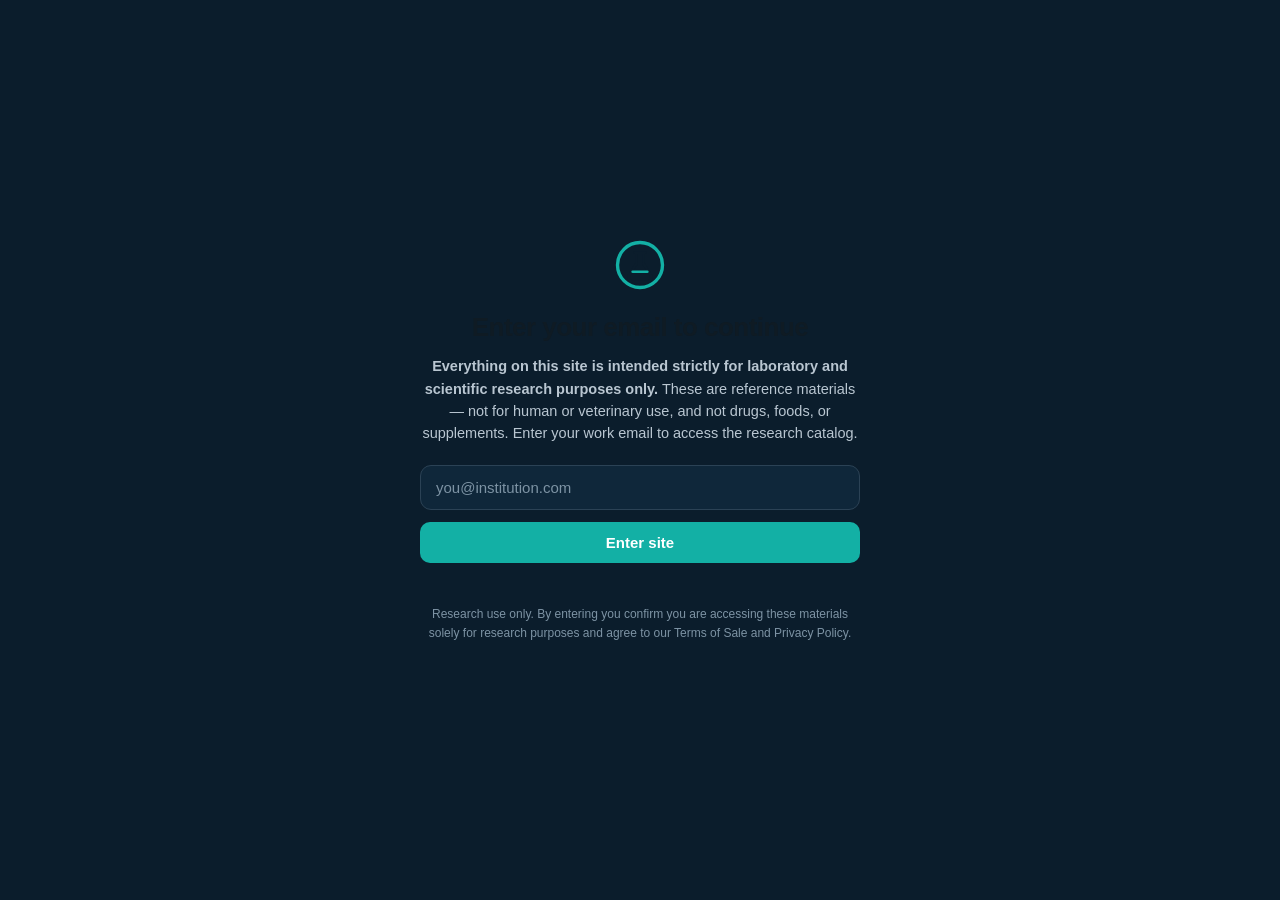
<file: product.html>
<!DOCTYPE html>
<html lang="en">
<head>
<meta charset="UTF-8">
<meta name="viewport" content="width=device-width, initial-scale=1.0">
<title>Product — Halocompounds | Research Use Only</title>
<link rel="stylesheet" href="assets/css/styles.css">
</head>
<body data-page="shop.html">

  <div class="wrap" style="padding-top:30px">
    <div class="crumb" style="font-size:13px;color:var(--muted)"><a href='/'>Home</a> / <a href='/shop'>Catalog</a> / <span id="crumbName">Product</span></div>
  </div>

  <section class="section" style="padding-top:24px" id="productRoot">
    <div class="wrap"><div id="notFound" class="empty-cart hide">Product not found. <a href='/shop'>Back to catalog</a>.</div>
      <div class="pd" id="pd"></div>

      <div class="tabs" id="tabsRoot" style="display:none">
        <div class="tab-btns">
          <button class="active" data-tab="overview">Research Overview</button>
          <button data-tab="specs">Specifications</button>
          <button data-tab="handling">Handling &amp; Storage</button>
        </div>
        <div class="tab-panel" id="tab-overview"></div>
        <div class="tab-panel hide" id="tab-specs"></div>
        <div class="tab-panel hide" id="tab-handling"></div>
      </div>
    </div>
  </section>

  <script src="assets/js/products.js"></script>
  <script src="assets/js/site.js"></script>
  <script>
    (function () {
      var sku = new URLSearchParams(location.search).get("sku");
      var p = Halo.get(sku);
      var pd = document.getElementById("pd");
      if (!p) {
        document.getElementById("notFound").classList.remove("hide");
        pd.style.display = "none";
        return;
      }
      document.title = p.name + " — Halocompounds | Research Use Only";
      document.getElementById("crumbName").textContent = p.name;
      document.getElementById("tabsRoot").style.display = "block";

      var selectedSize = p.sizes[0];

      function sizeButtons() {
        return p.sizes.map(function (s, i) {
          return '<button class="size-opt' + (i === 0 ? ' active' : '') + '" data-i="' + i + '">' + s.label + ' — ' + Halo.money(s.price) + '</button>';
        }).join("");
      }

      pd.innerHTML =
        '<div class="pd-media">' + Halo.vial + '</div>' +
        '<div><div class="cat">' + p.category + '</div>' +
        '<span class="badge-ruo">Research Use Only</span>' +
        '<h1 style="margin-top:12px">' + p.name + '</h1>' +
        '<div class="cas">CAS ' + p.cas + ' · ' + p.formula + '</div>' +
        '<p style="color:var(--slate)">' + p.summary + '</p>' +
        '<div class="price-row"><span class="price" id="price">' + Halo.money(selectedSize.price) + '</span><span style="color:var(--muted);font-size:14px">' + p.purity + ' purity</span></div>' +
        '<div style="font-size:13px;color:var(--slate);font-weight:600;margin-bottom:6px">Size</div>' +
        '<div class="size-select" id="sizeSelect">' + sizeButtons() + '</div>' +
        '<div style="display:flex;gap:12px;align-items:center;margin:18px 0">' +
        '<div class="qty"><button id="qMinus">−</button><input id="qty" type="number" value="1" min="1"><button id="qPlus">+</button></div>' +
        '<button class="btn btn-primary" id="addBtn" style="flex:1">Add to cart</button></div>' +
        '<div class="ruo-callout"><strong>Not for human or veterinary use</strong><p>This material is a chemical reference standard sold for in-vitro laboratory research only. It is not a drug, supplement, food, or cosmetic and must not be administered to humans or animals.</p></div>' +
        '</div>';

      document.getElementById("tab-overview").innerHTML =
        '<p>' + p.summary + '</p><p>' + p.research + '</p>' +
        '<p style="font-size:13px;color:var(--muted)">Halocompounds makes no representation that this material is safe or effective for any use other than the laboratory research described above. No therapeutic, diagnostic, or human-use claims are made.</p>';

      document.getElementById("tab-specs").innerHTML =
        '<table class="spec-table">' +
        '<tr><th>CAS Number</th><td>' + p.cas + '</td></tr>' +
        '<tr><th>Molecular Formula</th><td>' + p.formula + '</td></tr>' +
        '<tr><th>Molecular Weight</th><td>' + p.mw + '</td></tr>' +
        '<tr><th>Purity (HPLC)</th><td>' + p.purity + '</td></tr>' +
        '<tr><th>Physical Form</th><td>' + p.form + '</td></tr>' +
        '<tr><th>Catalog No.</th><td>' + p.sku + '</td></tr>' +
        '</table><p style="font-size:13px;color:var(--muted)">A certificate of analysis (COA) for the shipped lot is available on request.</p>';

      document.getElementById("tab-handling").innerHTML =
        '<p><strong>Storage:</strong> ' + p.storage + '.</p>' +
        '<p>Handle in accordance with good laboratory practice. Use appropriate personal protective equipment. Reconstitution, if applicable, should be performed by trained laboratory personnel using suitable solvents and aseptic technique.</p>' +
        '<p style="font-size:13px;color:var(--muted)">Intended for use by qualified researchers in a controlled laboratory environment only.</p>';

      var sizeWrap = document.getElementById("sizeSelect");
      sizeWrap.querySelectorAll(".size-opt").forEach(function (b) {
        b.addEventListener("click", function () {
          sizeWrap.querySelectorAll(".size-opt").forEach(function (x) { x.classList.remove("active"); });
          b.classList.add("active");
          selectedSize = p.sizes[+b.dataset.i];
          document.getElementById("price").textContent = Halo.money(selectedSize.price);
        });
      });
      var qty = document.getElementById("qty");
      document.getElementById("qMinus").addEventListener("click", function () { qty.value = Math.max(1, (+qty.value || 1) - 1); });
      document.getElementById("qPlus").addEventListener("click", function () { qty.value = (+qty.value || 1) + 1; });
      document.getElementById("addBtn").addEventListener("click", function () {
        Halo.addToCart({ sku: p.sku, name: p.name, size: selectedSize.label, price: selectedSize.price, qty: Math.max(1, +qty.value || 1) });
      });

      document.querySelectorAll(".tab-btns button").forEach(function (btn) {
        btn.addEventListener("click", function () {
          document.querySelectorAll(".tab-btns button").forEach(function (x) { x.classList.remove("active"); });
          btn.classList.add("active");
          ["overview", "specs", "handling"].forEach(function (t) {
            document.getElementById("tab-" + t).classList.toggle("hide", t !== btn.dataset.tab);
          });
        });
      });
    })();
  </script>
</body>
</html>
</file>
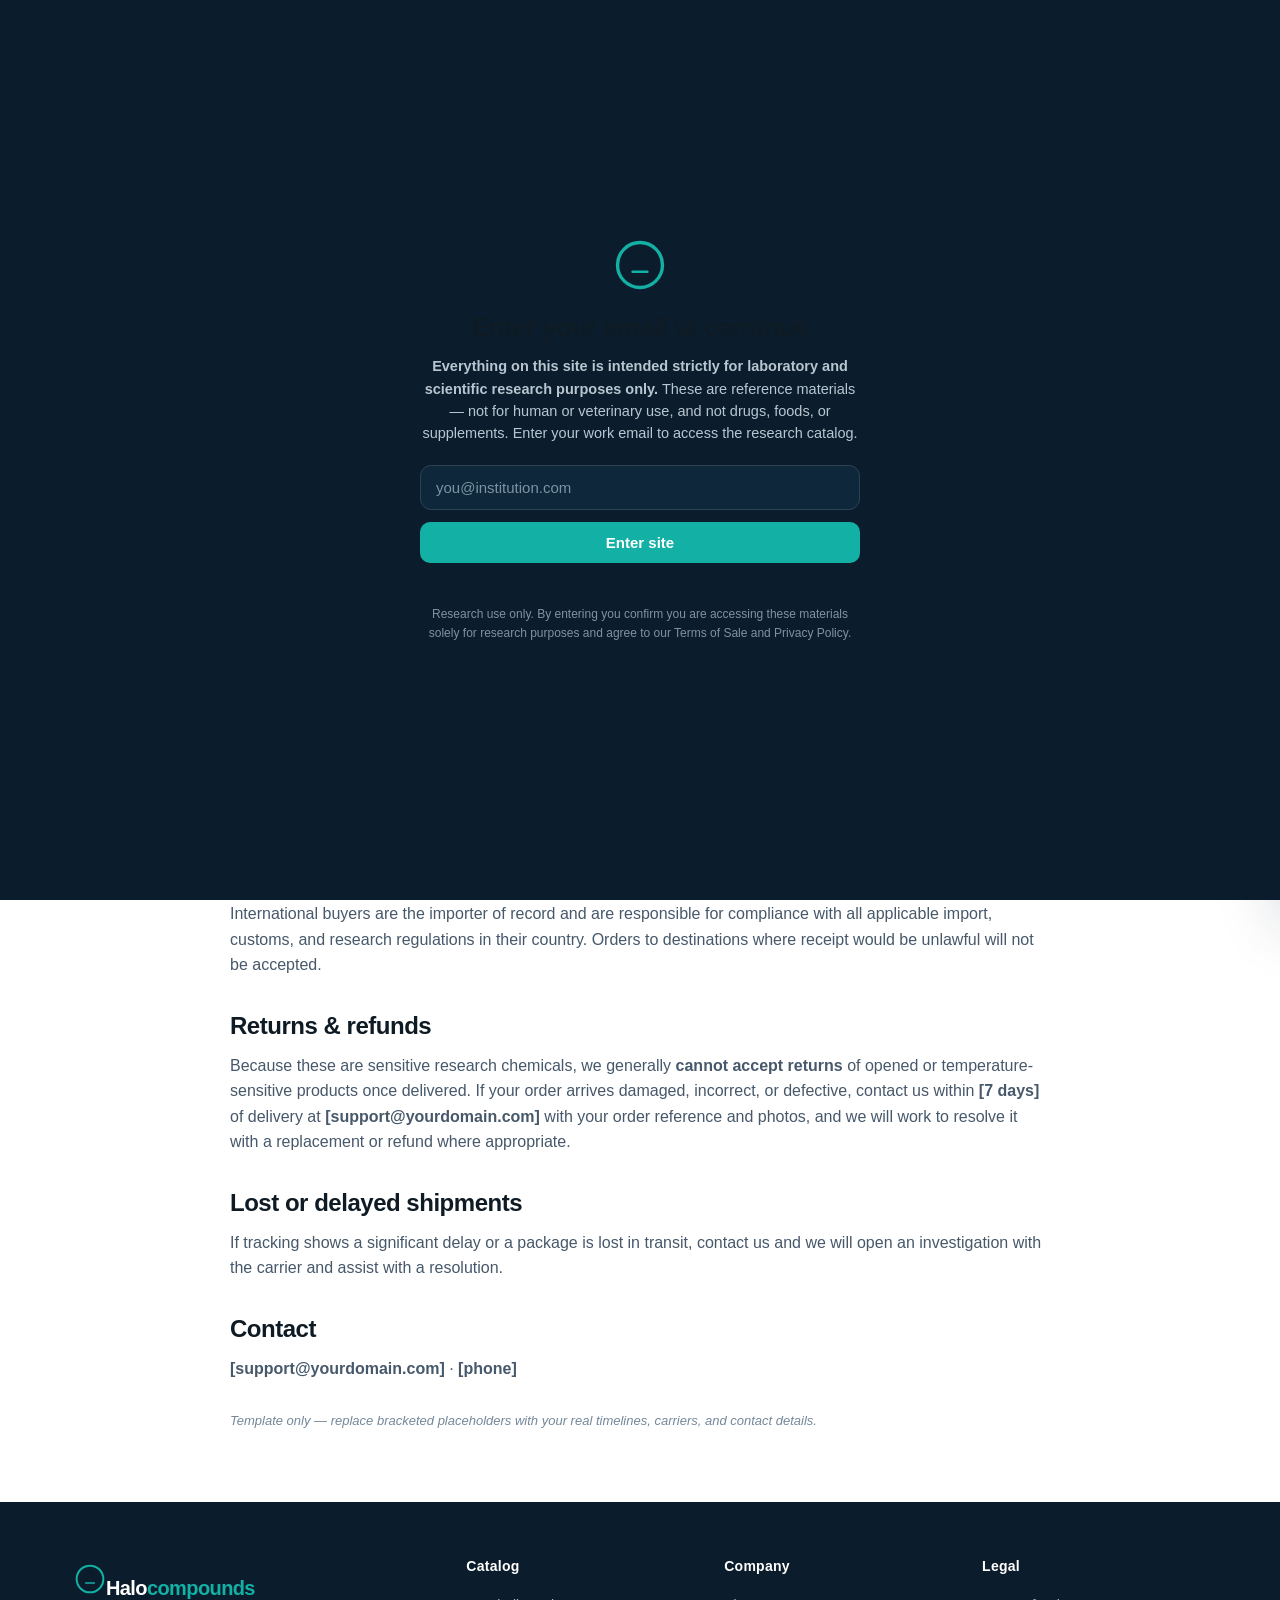
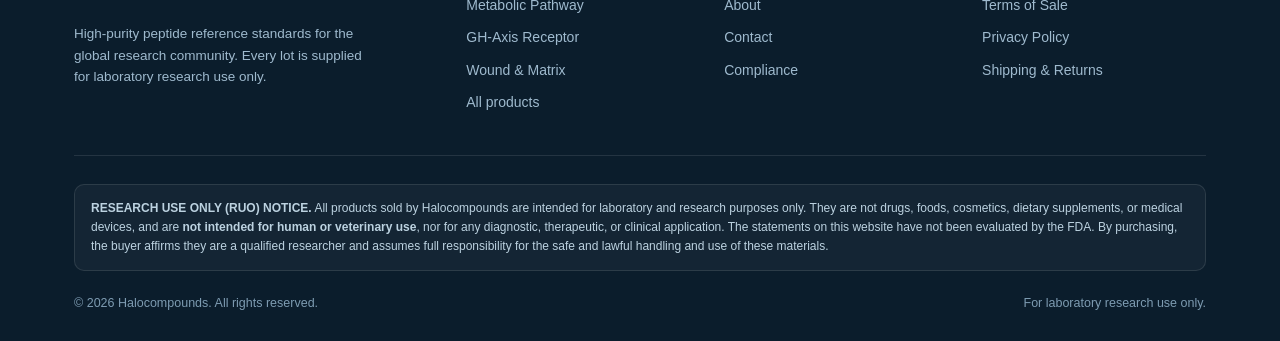
<file: shipping-returns.html>
<!DOCTYPE html>
<html lang="en">
<head>
<meta charset="UTF-8">
<meta name="viewport" content="width=device-width, initial-scale=1.0">
<title>Shipping &amp; Returns — Halocompounds</title>
<link rel="stylesheet" href="assets/css/styles.css">
</head>
<body data-page="shipping-returns.html">
  <div class="page-head"><div class="wrap"><div class="crumb"><a href='/'>Home</a> / Shipping &amp; Returns</div><h1>Shipping &amp; Returns</h1></div></div>
  <div class="wrap"><div class="doc">
    <p class="updated">Last updated: <span id="upd"></span></p>

    <h2>Processing &amp; review</h2>
    <p>Orders are reviewed for research-use eligibility before fulfilment. Once approved and payment is received, orders typically ship within <strong>[1–3 business days]</strong>. You will receive tracking information by email when your order dispatches.</p>

    <h2>Packaging</h2>
    <p>Lyophilized products are packaged to preserve stability during transit. Handling and storage guidance is included with each order and on every product page. Upon receipt, store products as indicated (typically -20 °C, desiccated, protected from light).</p>

    <h2>Shipping methods &amp; costs</h2>
    <p>We ship via <strong>[carriers]</strong>. Rates and available destinations are shown at review/invoice. The buyer is responsible for ensuring that products may be lawfully imported and received at the destination, and for any duties, taxes, or customs requirements.</p>

    <h2>International orders</h2>
    <p>International buyers are the importer of record and are responsible for compliance with all applicable import, customs, and research regulations in their country. Orders to destinations where receipt would be unlawful will not be accepted.</p>

    <h2>Returns &amp; refunds</h2>
    <p>Because these are sensitive research chemicals, we generally <strong>cannot accept returns</strong> of opened or temperature-sensitive products once delivered. If your order arrives damaged, incorrect, or defective, contact us within <strong>[7 days]</strong> of delivery at <strong>[support@yourdomain.com]</strong> with your order reference and photos, and we will work to resolve it with a replacement or refund where appropriate.</p>

    <h2>Lost or delayed shipments</h2>
    <p>If tracking shows a significant delay or a package is lost in transit, contact us and we will open an investigation with the carrier and assist with a resolution.</p>

    <h2>Contact</h2>
    <p><strong>[support@yourdomain.com]</strong> · <strong>[phone]</strong></p>

    <p style="font-size:13px;color:var(--muted);margin-top:30px"><em>Template only — replace bracketed placeholders with your real timelines, carriers, and contact details.</em></p>
  </div></div>
  <script src="assets/js/products.js"></script>
  <script src="assets/js/site.js"></script>
  <script>document.getElementById("upd").textContent = new Date().toLocaleDateString("en-US",{year:"numeric",month:"long",day:"numeric"});</script>
</body>
</html>
</file>
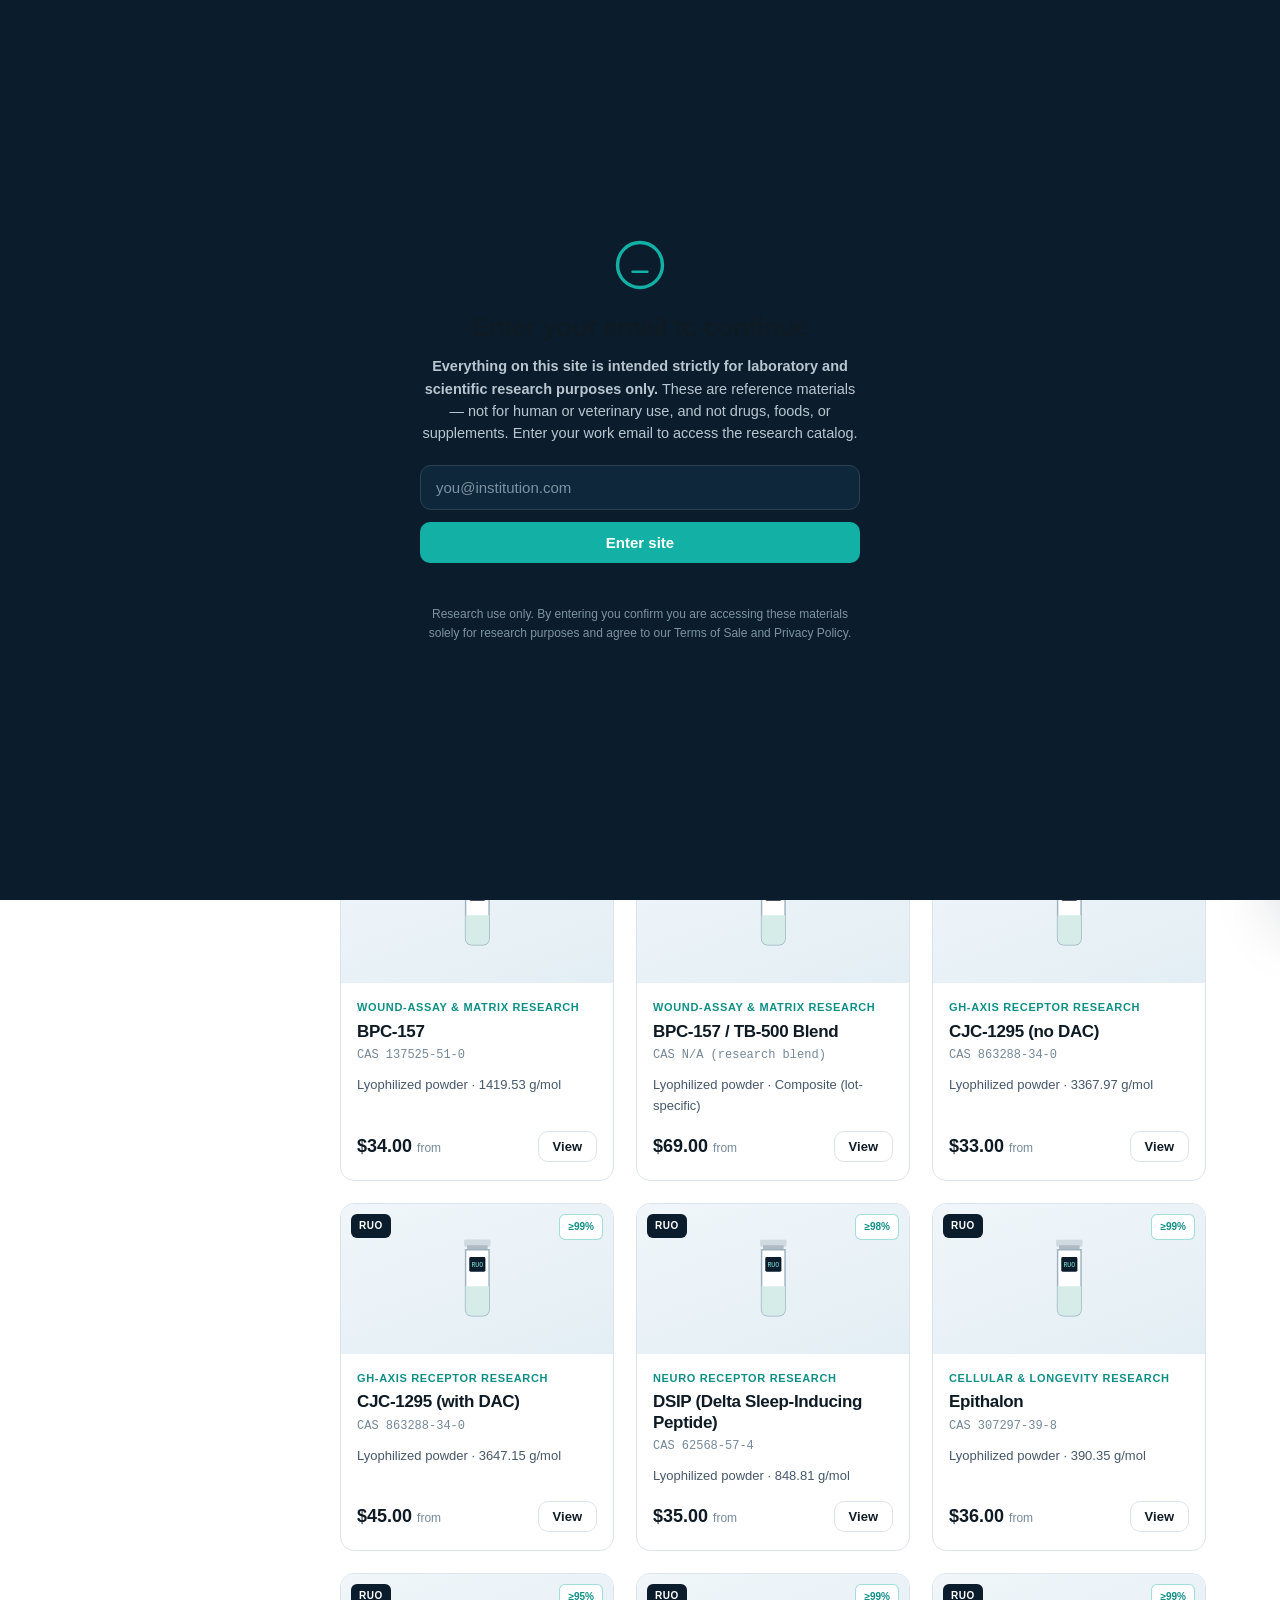
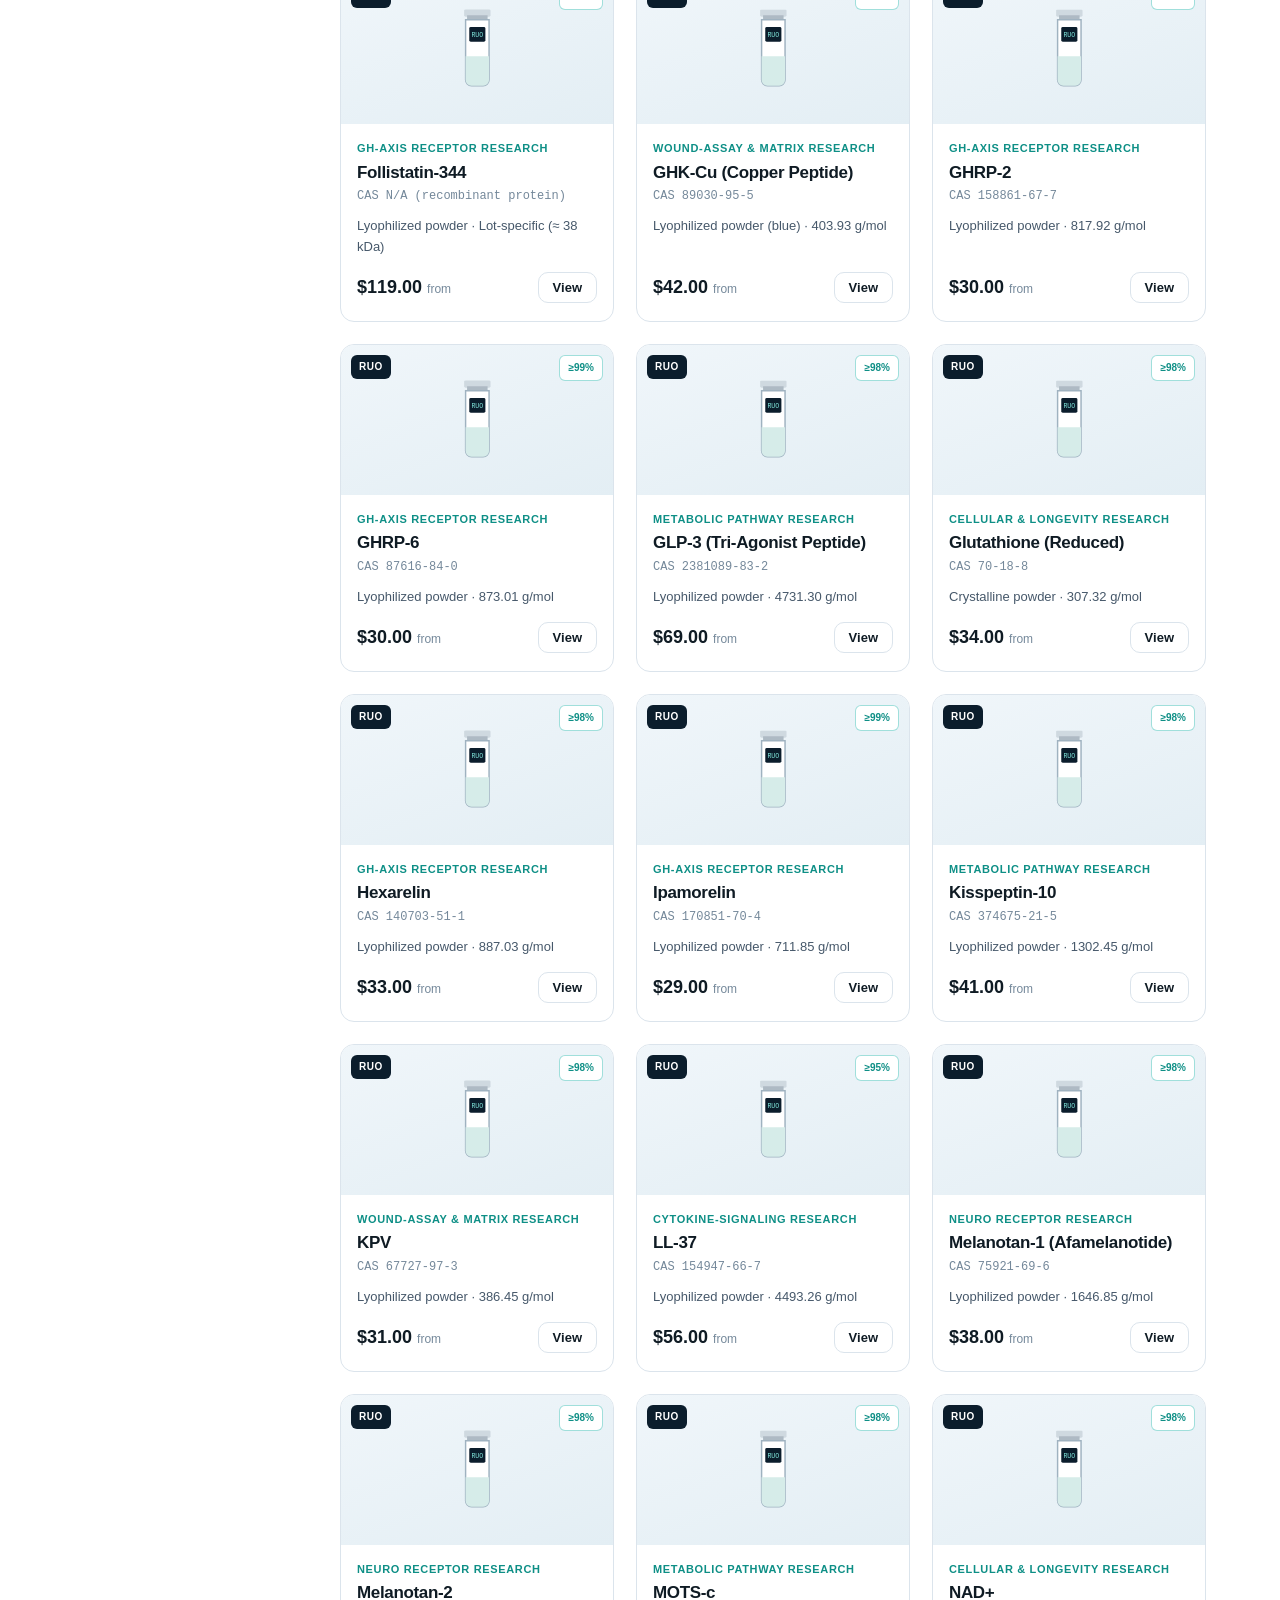
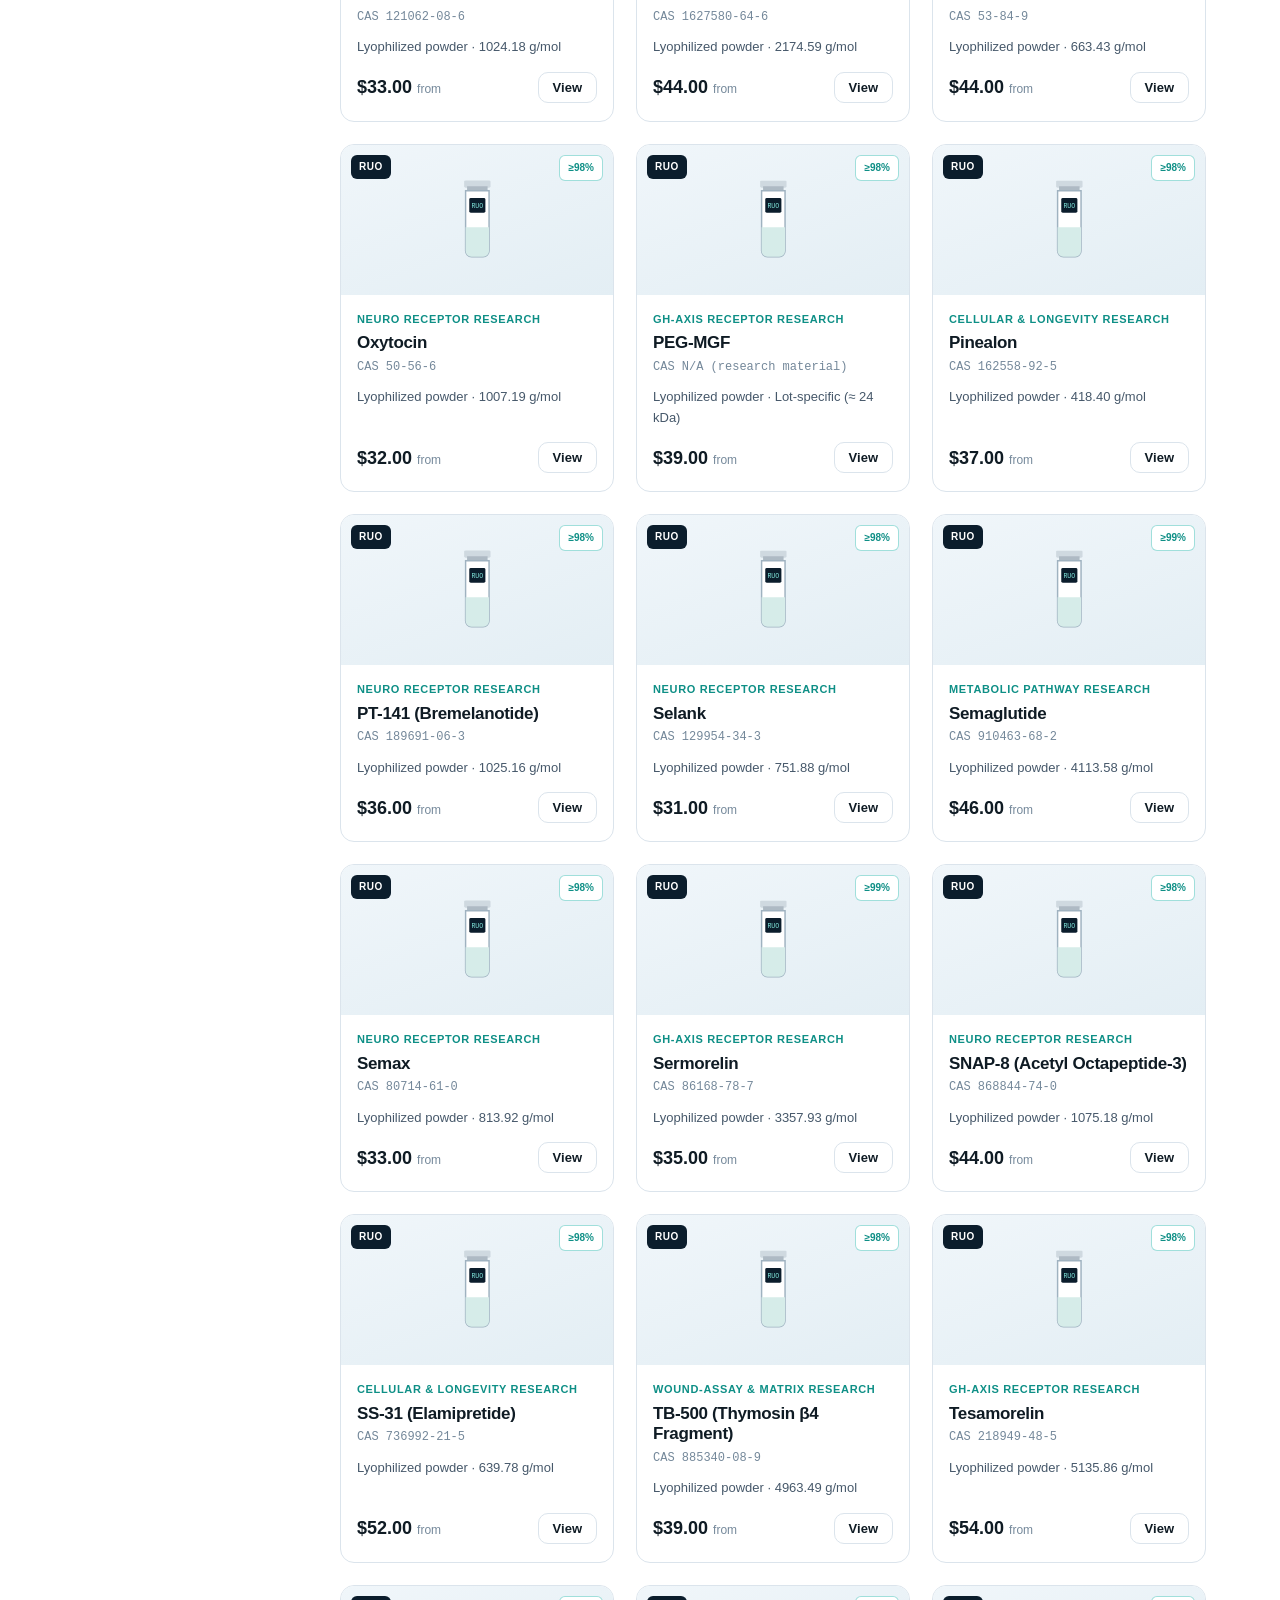
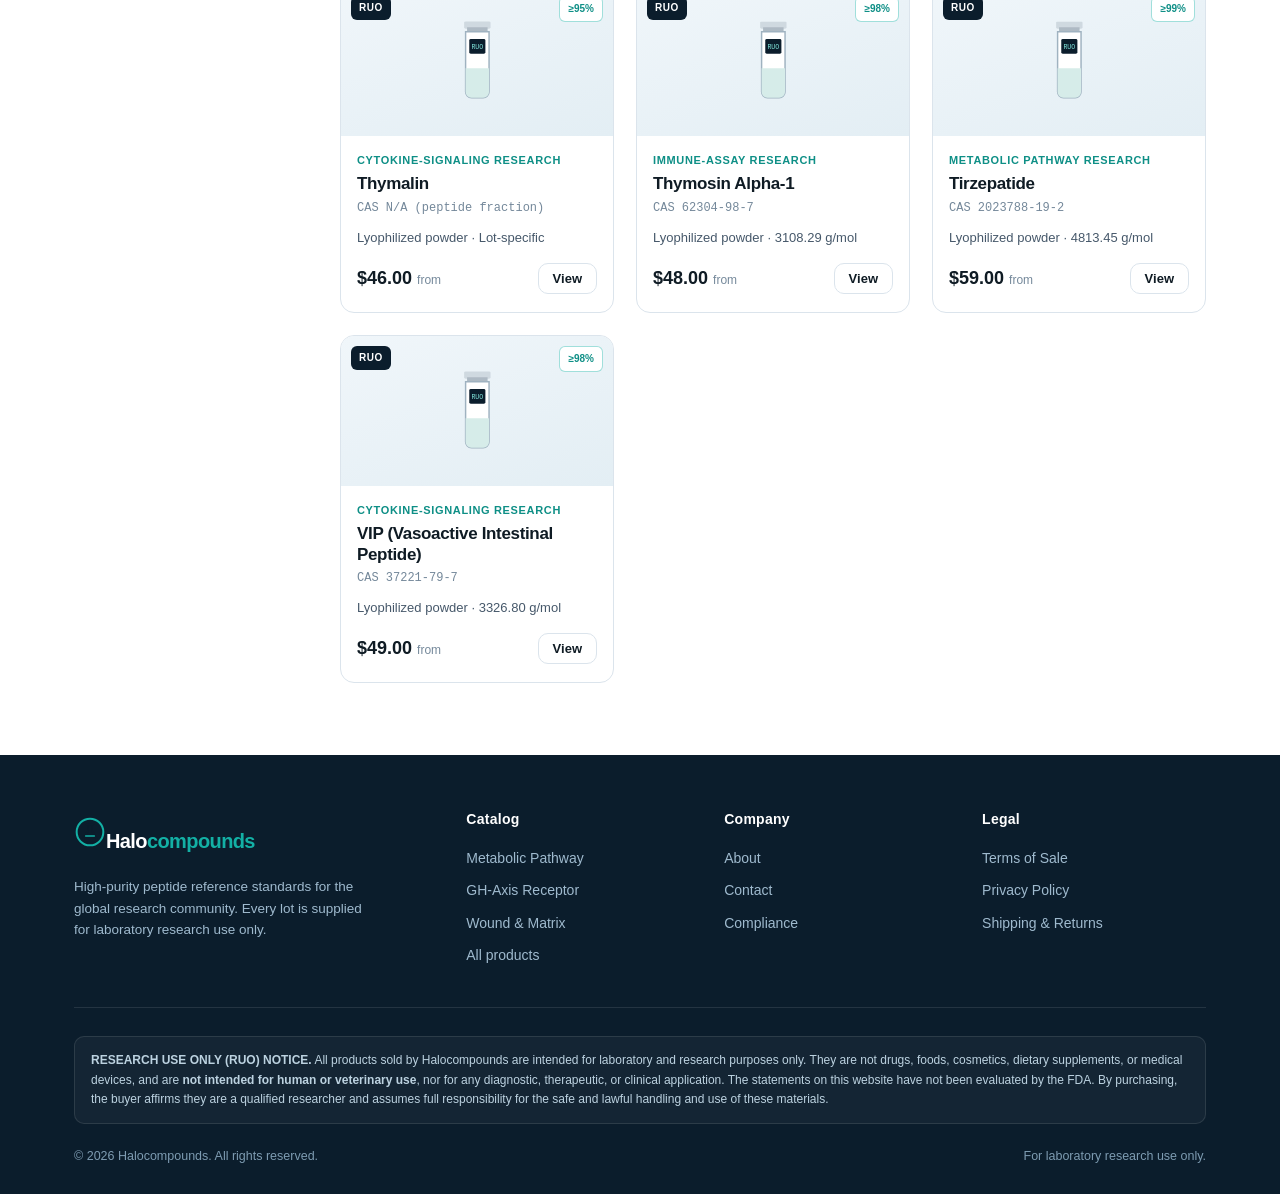
<file: shop.html>
<!DOCTYPE html>
<html lang="en">
<head>
<meta charset="UTF-8">
<meta name="viewport" content="width=device-width, initial-scale=1.0">
<title>Catalog — Halocompounds | Research Use Only</title>
<meta name="description" content="Browse Halocompounds peptide reference standards. For laboratory research use only.">
<link rel="stylesheet" href="assets/css/styles.css">
</head>
<body data-page="shop.html">

  <div class="page-head">
    <div class="wrap">
      <div class="crumb"><a href='/'>Home</a> / Catalog</div>
      <h1>Reference standards catalog</h1>
      <p style="color:var(--slate);margin-top:8px;max-width:640px">All listings are lyophilized peptide reference materials supplied for laboratory research use only. Not for human or veterinary use.</p>
    </div>
  </div>

  <section class="section">
    <div class="wrap">
      <div class="shop-layout">
        <aside class="filters">
          <input type="text" class="search-box" id="search" placeholder="Search name or CAS…">
          <h4>Category</h4>
          <div id="catFilters"></div>
        </aside>
        <div>
          <div style="display:flex;justify-content:space-between;align-items:center;margin-bottom:18px">
            <span id="resultCount" style="color:var(--slate);font-size:14px"></span>
            <select id="sort" class="search-box" style="width:auto;margin:0;padding:9px 12px">
              <option value="name">Sort: Name (A–Z)</option>
              <option value="priceLow">Price: Low to High</option>
              <option value="priceHigh">Price: High to Low</option>
            </select>
          </div>
          <div class="product-grid" id="grid"></div>
          <div id="noResults" class="empty-cart hide">No products match your filters.</div>
        </div>
      </div>
    </div>
  </section>

  <script src="assets/js/products.js"></script>
  <script src="assets/js/site.js"></script>
  <script>
    (function () {
      var all = Halo.products();
      var grid = document.getElementById("grid");
      var search = document.getElementById("search");
      var sortSel = document.getElementById("sort");
      var catWrap = document.getElementById("catFilters");
      var resultCount = document.getElementById("resultCount");
      var noResults = document.getElementById("noResults");
      var activeCats = {};

      var params = new URLSearchParams(location.search);
      var preCat = params.get("cat");

      var cats = [];
      all.forEach(function (p) { if (cats.indexOf(p.category) < 0) cats.push(p.category); });
      catWrap.innerHTML = cats.map(function (c) {
        var checked = (preCat === c) ? " checked" : "";
        if (checked) activeCats[c] = true;
        return '<label><input type="checkbox" value="' + c + '"' + checked + '> ' + c + '</label>';
      }).join("");
      catWrap.querySelectorAll("input").forEach(function (cb) {
        cb.addEventListener("change", function () {
          if (cb.checked) activeCats[cb.value] = true; else delete activeCats[cb.value];
          render();
        });
      });

      function priceFrom(p) { return Math.min.apply(null, p.sizes.map(function (s) { return s.price; })); }

      function render() {
        var q = search.value.trim().toLowerCase();
        var list = all.filter(function (p) {
          var catOk = Object.keys(activeCats).length === 0 || activeCats[p.category];
          var qOk = !q || p.name.toLowerCase().indexOf(q) >= 0 || p.cas.indexOf(q) >= 0;
          return catOk && qOk;
        });
        var s = sortSel.value;
        list.sort(function (a, b) {
          if (s === "priceLow") return priceFrom(a) - priceFrom(b);
          if (s === "priceHigh") return priceFrom(b) - priceFrom(a);
          return a.name.localeCompare(b.name);
        });
        resultCount.textContent = list.length + " product" + (list.length === 1 ? "" : "s");
        noResults.classList.toggle("hide", list.length > 0);
        grid.innerHTML = list.map(function (p) {
          return '<a class="pcard" href="product.html?sku=' + p.sku + '" style="text-decoration:none;color:inherit">' +
            '<div class="vial"><span class="ruo-tag">RUO</span><span class="purity-tag">' + p.purity + '</span>' + Halo.vial + '</div>' +
            '<div class="body"><div class="cat">' + p.category + '</div><h3>' + p.name + '</h3>' +
            '<div class="cas">CAS ' + p.cas + '</div>' +
            '<div class="spec-mini">' + p.form + ' · ' + p.mw + '</div>' +
            '<div class="foot"><span class="price">' + Halo.money(priceFrom(p)) + ' <small>from</small></span>' +
            '<span class="btn btn-ghost" style="padding:8px 14px;font-size:13px">View</span></div></div></a>';
        }).join("");
      }
      search.addEventListener("input", render);
      sortSel.addEventListener("change", render);
      render();
    })();
  </script>
</body>
</html>
</file>
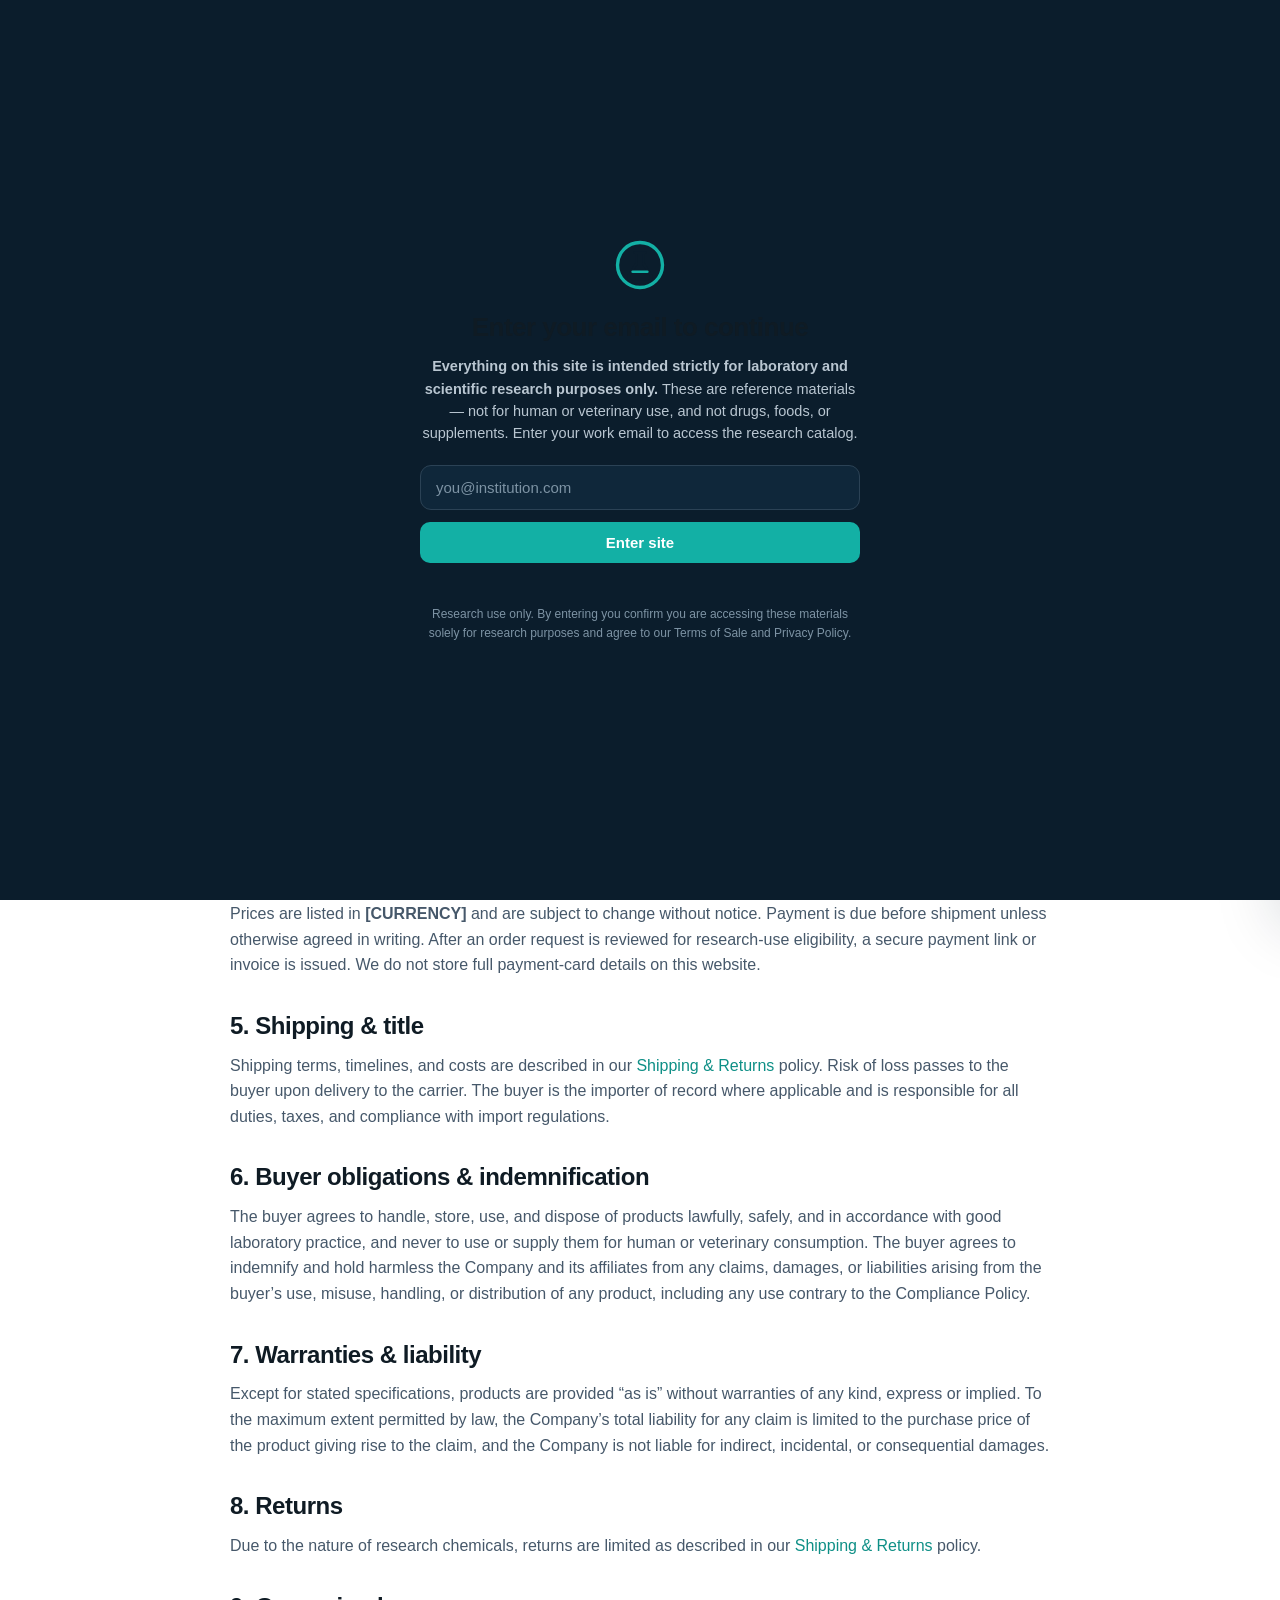
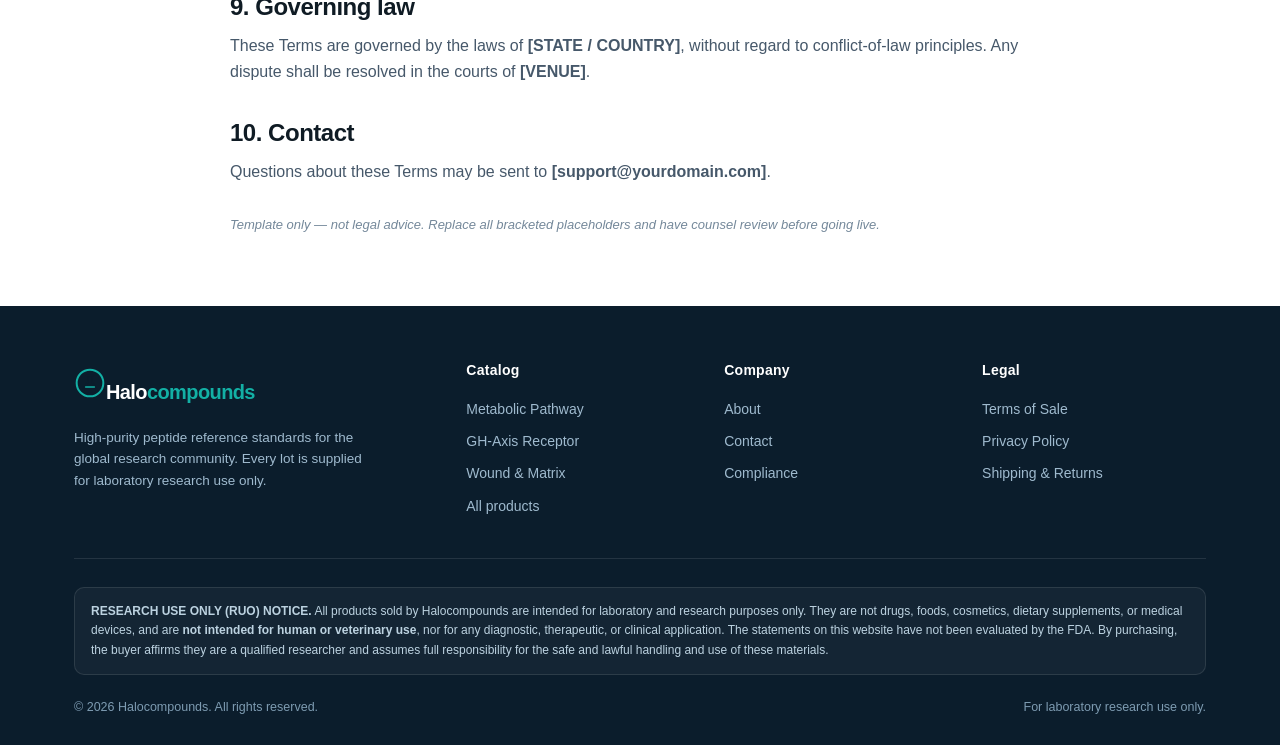
<file: terms.html>
<!DOCTYPE html>
<html lang="en">
<head>
<meta charset="UTF-8">
<meta name="viewport" content="width=device-width, initial-scale=1.0">
<title>Terms of Sale — Halocompounds</title>
<link rel="stylesheet" href="assets/css/styles.css">
</head>
<body data-page="terms.html">
  <div class="page-head"><div class="wrap"><div class="crumb"><a href='/'>Home</a> / Terms of Sale</div><h1>Terms of Sale</h1></div></div>
  <div class="wrap"><div class="doc">
    <p class="updated">Last updated: <span id="upd"></span></p>

    <h2>1. Agreement</h2>
    <p>These Terms of Sale govern all purchases from Halocompounds (“we”, “us”, “the Company”; legal entity: <strong>[LEGAL ENTITY NAME]</strong>). By placing an order you agree to these Terms, our <a href='/compliance'>Compliance Policy</a>, and our <a href='/privacy'>Privacy Policy</a>.</p>

    <h2>2. Research use only</h2>
    <p>All products are sold strictly as laboratory reference materials for research use only. They are not for human or veterinary use, and are not drugs, foods, supplements, cosmetics, or medical devices. The buyer’s research-use acknowledgment, completed at checkout, is a material condition of every sale.</p>

    <h2>3. Eligibility &amp; order acceptance</h2>
    <p>Buyers must be at least 21 years old and purchasing for legitimate research purposes. All orders are offers to purchase and are subject to acceptance by the Company. We may verify eligibility, request additional information, limit quantities, or refuse or cancel any order at our discretion. A contract is formed only when we confirm acceptance and/or ship the order.</p>

    <h2>4. Pricing &amp; payment</h2>
    <p>Prices are listed in <strong>[CURRENCY]</strong> and are subject to change without notice. Payment is due before shipment unless otherwise agreed in writing. After an order request is reviewed for research-use eligibility, a secure payment link or invoice is issued. We do not store full payment-card details on this website.</p>

    <h2>5. Shipping &amp; title</h2>
    <p>Shipping terms, timelines, and costs are described in our <a href='/shipping-returns'>Shipping &amp; Returns</a> policy. Risk of loss passes to the buyer upon delivery to the carrier. The buyer is the importer of record where applicable and is responsible for all duties, taxes, and compliance with import regulations.</p>

    <h2>6. Buyer obligations &amp; indemnification</h2>
    <p>The buyer agrees to handle, store, use, and dispose of products lawfully, safely, and in accordance with good laboratory practice, and never to use or supply them for human or veterinary consumption. The buyer agrees to indemnify and hold harmless the Company and its affiliates from any claims, damages, or liabilities arising from the buyer’s use, misuse, handling, or distribution of any product, including any use contrary to the Compliance Policy.</p>

    <h2>7. Warranties &amp; liability</h2>
    <p>Except for stated specifications, products are provided “as is” without warranties of any kind, express or implied. To the maximum extent permitted by law, the Company’s total liability for any claim is limited to the purchase price of the product giving rise to the claim, and the Company is not liable for indirect, incidental, or consequential damages.</p>

    <h2>8. Returns</h2>
    <p>Due to the nature of research chemicals, returns are limited as described in our <a href='/shipping-returns'>Shipping &amp; Returns</a> policy.</p>

    <h2>9. Governing law</h2>
    <p>These Terms are governed by the laws of <strong>[STATE / COUNTRY]</strong>, without regard to conflict-of-law principles. Any dispute shall be resolved in the courts of <strong>[VENUE]</strong>.</p>

    <h2>10. Contact</h2>
    <p>Questions about these Terms may be sent to <strong>[support@yourdomain.com]</strong>.</p>

    <p style="font-size:13px;color:var(--muted);margin-top:30px"><em>Template only — not legal advice. Replace all bracketed placeholders and have counsel review before going live.</em></p>
  </div></div>
  <script src="assets/js/products.js"></script>
  <script src="assets/js/site.js"></script>
  <script>document.getElementById("upd").textContent = new Date().toLocaleDateString("en-US",{year:"numeric",month:"long",day:"numeric"});</script>
</body>
</html>
</file>
<file: assets/css/styles.css>
/* ============================================================
   Halocompounds — Research Use Only (RUO) reference standards
   Design system + global styles
   ============================================================ */
:root{
  --navy:#0b1d2c;
  --navy-2:#10293c;
  --ink:#0f1b24;
  --slate:#46586a;
  --muted:#74889a;
  --line:#dbe4ec;
  --line-soft:#eef3f7;
  --bg:#ffffff;
  --bg-soft:#f5f8fb;
  --teal:#13b0a5;
  --teal-dark:#0e8f86;
  --cyan:#1e9fd6;
  --amber:#b7791f;
  --amber-bg:#fdf6e7;
  --red:#c0392b;
  --ok:#2f8f5b;
  --radius:14px;
  --radius-sm:9px;
  --shadow:0 1px 2px rgba(15,27,36,.06),0 8px 24px rgba(15,27,36,.06);
  --shadow-lg:0 24px 60px rgba(11,29,44,.18);
  --sans:-apple-system,BlinkMacSystemFont,"Segoe UI",Inter,Roboto,Helvetica,Arial,sans-serif;
  --mono:"SF Mono",ui-monospace,"JetBrains Mono",Menlo,Consolas,monospace;
  --maxw:1180px;
}
*{box-sizing:border-box;margin:0;padding:0}
html{scroll-behavior:smooth}
body{
  font-family:var(--sans);color:var(--ink);background:var(--bg);
  line-height:1.6;-webkit-font-smoothing:antialiased;
}
a{color:var(--teal-dark);text-decoration:none}
a:hover{text-decoration:underline}
img{max-width:100%;display:block}
h1,h2,h3,h4{line-height:1.2;letter-spacing:-.02em;color:var(--ink);font-weight:700}
.wrap{max-width:var(--maxw);margin:0 auto;padding:0 24px}
.mono{font-family:var(--mono)}
.center{text-align:center}

/* ---------- Buttons ---------- */
.btn{display:inline-flex;align-items:center;gap:8px;font-weight:600;font-size:15px;
  padding:12px 22px;border-radius:10px;border:1px solid transparent;cursor:pointer;
  transition:.16s;text-decoration:none;line-height:1}
.btn-primary{background:var(--teal);color:#fff}
.btn-primary:hover{background:var(--teal-dark);text-decoration:none}
.btn-dark{background:var(--navy);color:#fff}
.btn-dark:hover{background:var(--navy-2);text-decoration:none}
.btn-ghost{background:#fff;color:var(--ink);border-color:var(--line)}
.btn-ghost:hover{border-color:var(--slate);text-decoration:none}
.btn-block{width:100%;justify-content:center}
.btn[disabled]{opacity:.4;cursor:not-allowed;pointer-events:none}

/* ---------- Top compliance bar ---------- */
.compliance-bar{background:var(--navy);color:#cfe0ec;font-size:12.5px;text-align:center;
  padding:8px 16px;letter-spacing:.01em}
.compliance-bar strong{color:#fff}

/* ---------- Header ---------- */
.site-header{position:sticky;top:0;z-index:40;background:rgba(255,255,255,.92);
  backdrop-filter:saturate(180%) blur(10px);border-bottom:1px solid var(--line)}
.hd{display:flex;align-items:center;justify-content:space-between;height:70px;gap:20px}
.brand{display:flex;align-items:center;gap:10px;text-decoration:none}
.brand:hover{text-decoration:none}
.brand .logo{width:32px;height:32px;flex:none}
.brand .name{font-weight:800;font-size:20px;letter-spacing:-.03em;color:var(--navy)}
.brand .name span{color:var(--teal)}
.nav{display:flex;align-items:center;gap:26px}
.nav a{color:var(--ink);font-weight:500;font-size:15px}
.nav a:hover{color:var(--teal-dark);text-decoration:none}
.hd-actions{display:flex;align-items:center;gap:14px}
.cart-btn{position:relative;background:none;border:1px solid var(--line);border-radius:10px;
  width:42px;height:42px;display:grid;place-items:center;cursor:pointer;color:var(--ink)}
.cart-btn:hover{border-color:var(--slate)}
.cart-count{position:absolute;top:-7px;right:-7px;background:var(--teal);color:#fff;
  font-size:11px;font-weight:700;min-width:19px;height:19px;border-radius:10px;
  display:grid;place-items:center;padding:0 5px}
.menu-toggle{display:none;background:none;border:1px solid var(--line);border-radius:10px;
  width:42px;height:42px;cursor:pointer;color:var(--ink)}
.mobile-nav{display:none;border-top:1px solid var(--line);background:#fff}
.mobile-nav a{display:block;padding:14px 24px;border-bottom:1px solid var(--line-soft);color:var(--ink)}

/* ---------- Hero ---------- */
.hero{background:linear-gradient(165deg,var(--navy) 0%,#0e2638 60%,#103444 100%);color:#eaf2f8;
  position:relative;overflow:hidden}
.hero::after{content:"";position:absolute;right:-120px;top:-120px;width:480px;height:480px;
  border:1px solid rgba(19,176,165,.25);border-radius:50%;
  box-shadow:0 0 0 40px rgba(19,176,165,.05),0 0 0 90px rgba(19,176,165,.04)}
.hero-inner{padding:84px 0 78px;position:relative;z-index:1;max-width:680px}
.eyebrow{display:inline-flex;align-items:center;gap:8px;font-family:var(--mono);font-size:12px;
  text-transform:uppercase;letter-spacing:.12em;color:#7fe3d9;background:rgba(19,176,165,.12);
  border:1px solid rgba(19,176,165,.3);padding:6px 13px;border-radius:999px;margin-bottom:22px}
.hero h1{color:#fff;font-size:clamp(34px,5.4vw,52px);margin-bottom:18px}
.hero p{font-size:18px;color:#bcd2e0;max-width:560px;margin-bottom:30px}
.hero-cta{display:flex;gap:14px;flex-wrap:wrap}
.hero-stats{display:flex;gap:40px;margin-top:48px;flex-wrap:wrap}
.hero-stats .stat .n{font-size:26px;font-weight:800;color:#fff}
.hero-stats .stat .l{font-size:13px;color:#9fbace}

/* ---------- Sections ---------- */
.section{padding:72px 0}
.section.alt{background:var(--bg-soft)}
.section-head{max-width:620px;margin:0 auto 44px;text-align:center}
.section-head .eyebrow{color:var(--teal-dark);background:rgba(19,176,165,.08);border-color:rgba(19,176,165,.25)}
.section-head h2{font-size:clamp(26px,3.5vw,36px);margin-bottom:12px}
.section-head p{color:var(--slate);font-size:17px}

/* ---------- Feature trust grid ---------- */
.trust-grid{display:grid;grid-template-columns:repeat(4,1fr);gap:20px}
.trust-card{background:#fff;border:1px solid var(--line);border-radius:var(--radius);padding:26px}
.trust-card .ic{width:40px;height:40px;border-radius:10px;background:rgba(19,176,165,.1);
  color:var(--teal-dark);display:grid;place-items:center;margin-bottom:14px}
.trust-card h3{font-size:16px;margin-bottom:6px}
.trust-card p{font-size:14px;color:var(--slate)}

/* ---------- Product grid ---------- */
.shop-layout{display:grid;grid-template-columns:230px 1fr;gap:36px;align-items:start}
.filters{position:sticky;top:90px;background:#fff;border:1px solid var(--line);
  border-radius:var(--radius);padding:20px}
.filters h4{font-size:13px;text-transform:uppercase;letter-spacing:.06em;color:var(--slate);margin-bottom:12px}
.filters label{display:flex;align-items:center;gap:9px;font-size:14px;padding:5px 0;cursor:pointer;color:var(--ink)}
.filters input{accent-color:var(--teal)}
.search-box{width:100%;padding:11px 13px;border:1px solid var(--line);border-radius:10px;
  font-size:14px;margin-bottom:18px;font-family:inherit}
.search-box:focus{outline:none;border-color:var(--teal)}
.product-grid{display:grid;grid-template-columns:repeat(3,1fr);gap:22px}
.pcard{background:#fff;border:1px solid var(--line);border-radius:var(--radius);overflow:hidden;
  display:flex;flex-direction:column;transition:.16s}
.pcard:hover{box-shadow:var(--shadow);border-color:#c5d3df;transform:translateY(-2px)}
.pcard .vial{height:150px;background:linear-gradient(160deg,#f0f6fa,#e3eef4);display:grid;place-items:center;position:relative}
.pcard .vial svg{height:88px}
.pcard .ruo-tag{position:absolute;top:10px;left:10px;background:var(--navy);color:#fff;
  font-size:10px;font-weight:700;letter-spacing:.05em;padding:4px 8px;border-radius:6px}
.pcard .purity-tag{position:absolute;top:10px;right:10px;background:#fff;color:var(--teal-dark);
  border:1px solid rgba(19,176,165,.4);font-size:10px;font-weight:700;padding:4px 8px;border-radius:6px}
.pcard .body{padding:16px 16px 18px;display:flex;flex-direction:column;flex:1}
.pcard .cat{font-size:11px;text-transform:uppercase;letter-spacing:.06em;color:var(--teal-dark);font-weight:600;margin-bottom:5px}
.pcard h3{font-size:17px;margin-bottom:4px}
.pcard .cas{font-family:var(--mono);font-size:12px;color:var(--muted);margin-bottom:10px}
.pcard .spec-mini{font-size:13px;color:var(--slate);margin-bottom:14px}
.pcard .foot{margin-top:auto;display:flex;align-items:center;justify-content:space-between;gap:10px}
.pcard .price{font-size:18px;font-weight:800;color:var(--ink)}
.pcard .price small{font-size:12px;font-weight:500;color:var(--muted)}

/* ---------- Product detail ---------- */
.pd{display:grid;grid-template-columns:1fr 1fr;gap:48px;align-items:start}
.pd-media{background:linear-gradient(160deg,#f0f6fa,#e3eef4);border:1px solid var(--line);
  border-radius:var(--radius);height:420px;display:grid;place-items:center}
.pd-media svg{height:240px}
.pd .cat{font-size:12px;text-transform:uppercase;letter-spacing:.07em;color:var(--teal-dark);font-weight:600;margin-bottom:8px}
.pd h1{font-size:34px;margin-bottom:8px}
.pd .cas{font-family:var(--mono);font-size:13px;color:var(--muted);margin-bottom:18px}
.pd .price-row{display:flex;align-items:baseline;gap:10px;margin:18px 0}
.pd .price-row .price{font-size:30px;font-weight:800}
.spec-table{width:100%;border-collapse:collapse;margin:20px 0;font-size:14px}
.spec-table th,.spec-table td{text-align:left;padding:11px 0;border-bottom:1px solid var(--line-soft)}
.spec-table th{color:var(--slate);font-weight:500;width:42%}
.spec-table td{font-weight:600;font-family:var(--mono)}
.size-select{display:flex;gap:10px;flex-wrap:wrap;margin:14px 0}
.size-opt{padding:9px 16px;border:1px solid var(--line);border-radius:10px;cursor:pointer;font-size:14px;font-weight:600;background:#fff}
.size-opt.active{border-color:var(--teal);background:rgba(19,176,165,.07);color:var(--teal-dark)}
.qty{display:flex;align-items:center;border:1px solid var(--line);border-radius:10px;overflow:hidden;width:fit-content}
.qty button{width:40px;height:44px;border:none;background:#fff;font-size:18px;cursor:pointer;color:var(--ink)}
.qty input{width:48px;height:44px;border:none;text-align:center;font-size:15px;font-weight:600}
.qty input:focus{outline:none}
.tabs{margin-top:54px;border-top:1px solid var(--line)}
.tab-btns{display:flex;gap:6px;margin-top:18px;flex-wrap:wrap}
.tab-btns button{padding:9px 16px;border:1px solid var(--line);background:#fff;border-radius:8px;cursor:pointer;font-size:14px;font-weight:600;color:var(--slate)}
.tab-btns button.active{background:var(--navy);color:#fff;border-color:var(--navy)}
.tab-panel{padding:22px 0;font-size:15px;color:var(--ink);max-width:780px}
.tab-panel p{margin-bottom:12px;color:var(--slate)}

/* ---------- RUO callout block ---------- */
.ruo-callout{background:var(--amber-bg);border:1px solid #f0e0bd;border-left:4px solid var(--amber);
  border-radius:0 var(--radius-sm) var(--radius-sm) 0;padding:16px 18px;margin:22px 0}
.ruo-callout strong{color:var(--amber);display:block;margin-bottom:4px;font-size:14px}
.ruo-callout p{font-size:13.5px;color:#6b5418;margin:0}

/* ---------- Cart drawer ---------- */
.drawer-overlay{position:fixed;inset:0;background:rgba(11,29,44,.45);z-index:60;opacity:0;
  pointer-events:none;transition:.2s}
.drawer-overlay.open{opacity:1;pointer-events:auto}
.drawer{position:fixed;top:0;right:0;height:100%;width:400px;max-width:92vw;background:#fff;z-index:70;
  transform:translateX(100%);transition:.24s;display:flex;flex-direction:column;box-shadow:var(--shadow-lg)}
.drawer.open{transform:translateX(0)}
.drawer-head{display:flex;align-items:center;justify-content:space-between;padding:20px 22px;border-bottom:1px solid var(--line)}
.drawer-head h3{font-size:18px}
.drawer-close{background:none;border:none;font-size:24px;cursor:pointer;color:var(--slate);line-height:1}
.drawer-body{flex:1;overflow-y:auto;padding:10px 22px}
.cart-line{display:flex;gap:12px;padding:16px 0;border-bottom:1px solid var(--line-soft)}
.cart-line .ci{width:54px;height:54px;border-radius:8px;background:#e3eef4;display:grid;place-items:center;flex:none}
.cart-line .ci svg{height:34px}
.cart-line .meta{flex:1;min-width:0}
.cart-line .meta h4{font-size:14px;margin-bottom:2px}
.cart-line .meta .sz{font-size:12px;color:var(--muted)}
.cart-line .meta .lp{font-size:13px;font-weight:700;margin-top:4px}
.cart-line .rm{background:none;border:none;color:var(--muted);cursor:pointer;font-size:12px;align-self:flex-start}
.cart-line .rm:hover{color:var(--red)}
.drawer-foot{border-top:1px solid var(--line);padding:20px 22px}
.drawer-foot .sub{display:flex;justify-content:space-between;font-size:15px;margin-bottom:6px}
.drawer-foot .sub.total{font-size:18px;font-weight:800}
.drawer-foot .note{font-size:12px;color:var(--muted);margin:10px 0 14px}
.empty-cart{text-align:center;color:var(--muted);padding:60px 20px;font-size:15px}

/* ---------- Forms / checkout ---------- */
.form-grid{display:grid;grid-template-columns:1fr 1fr;gap:18px}
.field{display:flex;flex-direction:column;gap:6px;margin-bottom:16px}
.field.full{grid-column:1/-1}
.field label{font-size:13px;font-weight:600;color:var(--ink)}
.field input,.field select,.field textarea{padding:11px 13px;border:1px solid var(--line);
  border-radius:10px;font-size:15px;font-family:inherit;background:#fff}
.field input:focus,.field select:focus,.field textarea:focus{outline:none;border-color:var(--teal)}
.attest{background:var(--bg-soft);border:1px solid var(--line);border-radius:var(--radius);padding:20px;margin:8px 0 20px}
.attest .ck{display:flex;gap:11px;align-items:flex-start;padding:9px 0;font-size:13.5px;color:var(--ink)}
.attest .ck input{margin-top:3px;accent-color:var(--teal);flex:none;width:17px;height:17px}
.checkout-layout{display:grid;grid-template-columns:1fr 360px;gap:40px;align-items:start}
.summary{position:sticky;top:90px;background:#fff;border:1px solid var(--line);border-radius:var(--radius);padding:24px}
.summary h3{font-size:18px;margin-bottom:16px}
.summary .ln{display:flex;justify-content:space-between;font-size:14px;padding:7px 0;color:var(--slate)}
.summary .ln.tot{border-top:1px solid var(--line);margin-top:8px;padding-top:14px;font-size:18px;font-weight:800;color:var(--ink)}

/* ---------- Content pages ---------- */
.page-head{background:var(--bg-soft);border-bottom:1px solid var(--line);padding:54px 0}
.page-head h1{font-size:clamp(28px,4vw,40px)}
.page-head .crumb{font-size:13px;color:var(--muted);margin-bottom:10px}
.doc{max-width:820px;margin:0 auto;padding:56px 0}
.doc h2{font-size:24px;margin:34px 0 12px}
.doc h3{font-size:18px;margin:24px 0 8px}
.doc p{color:var(--slate);margin-bottom:14px}
.doc ul{margin:0 0 16px 22px;color:var(--slate)}
.doc li{margin-bottom:7px}
.doc .updated{font-size:13px;color:var(--muted);margin-bottom:30px}
.callout-strong{background:var(--navy);color:#cfe0ec;border-radius:var(--radius);padding:24px 26px;margin:24px 0}
.callout-strong h3{color:#fff;margin:0 0 8px}
.callout-strong p{color:#bcd2e0;margin:0}

/* ============================================================
   Access gate — combined age verification + RUO confirmation
   Shown on every page load.
   ============================================================ */
.agegate{
  position:fixed;inset:0;z-index:100;
  background:rgba(7,18,28,.88);
  backdrop-filter:blur(6px);
  display:none;align-items:center;justify-content:center;padding:20px;
}
.agegate.show{display:flex}
.ag-box{
  background:#fff;
  border-radius:20px;
  max-width:540px;width:100%;
  padding:44px 42px;
  box-shadow:var(--shadow-lg);
  text-align:left;
}
.ag-logo{
  width:44px;height:44px;
  background:rgba(19,176,165,.1);
  border-radius:12px;
  display:grid;place-items:center;
  margin-bottom:20px;
}
.ag-logo .logo{width:28px;height:28px}
.ag-eyebrow{
  display:inline-flex;align-items:center;
  font-family:var(--mono);font-size:11px;
  text-transform:uppercase;letter-spacing:.12em;
  color:var(--teal-dark);background:rgba(19,176,165,.08);
  border:1px solid rgba(19,176,165,.25);
  padding:5px 11px;border-radius:999px;
  margin-bottom:14px;
}
.ag-title{
  font-size:26px;letter-spacing:-.03em;
  color:var(--navy);margin-bottom:10px;
}
.ag-intro{
  font-size:14.5px;line-height:1.6;
  color:var(--slate);margin-bottom:0;
}
.ag-intro strong{color:var(--ink)}
.ag-divider{
  height:1px;background:var(--line);
  margin:24px 0 18px;
}
.ag-confirm-label{
  font-size:12px;text-transform:uppercase;
  letter-spacing:.07em;font-weight:700;
  color:var(--muted);margin-bottom:14px;
}
.ag-checks{
  display:flex;flex-direction:column;gap:10px;
  margin-bottom:26px;
}
.ag-ck{
  display:flex;align-items:flex-start;gap:13px;
  background:var(--bg-soft);
  border:1.5px solid var(--line);
  border-radius:12px;
  padding:14px 16px;
  cursor:pointer;
  transition:border-color .15s, background .15s;
  user-select:none;
}
.ag-ck:hover{border-color:#b0c8d8}
.ag-ck.checked{
  border-color:var(--teal);
  background:rgba(19,176,165,.05);
}
.ag-ck-box{
  flex:none;
  width:22px;height:22px;
  border-radius:6px;
  border:2px solid var(--line);
  background:#fff;
  display:grid;place-items:center;
  margin-top:1px;
  transition:border-color .15s, background .15s;
  position:relative;
}
.ag-ck-box input{
  position:absolute;opacity:0;width:0;height:0;
}
.ag-ck-box svg{
  width:12px;height:10px;
  color:transparent;
  transition:color .12s;
  stroke-width:2;
}
.ag-ck.checked .ag-ck-box{
  border-color:var(--teal);
  background:var(--teal);
}
.ag-ck.checked .ag-ck-box svg{
  color:#fff;
}
.ag-ck-text{
  font-size:14px;line-height:1.55;color:var(--slate);
}
.ag-ck-text strong{color:var(--ink);font-weight:600}
.ag-enter{
  font-size:15px;
  margin-bottom:16px;
  transition:opacity .2s, background .16s;
}
.ag-exit{
  display:block;text-align:center;
  font-size:13px;color:var(--muted);
  text-decoration:none;
}
.ag-exit:hover{color:var(--slate);text-decoration:none}

/* ---------- Toast ---------- */
.toast{position:fixed;bottom:24px;left:50%;transform:translateX(-50%) translateY(20px);
  background:var(--navy);color:#fff;padding:13px 20px;border-radius:10px;font-size:14px;
  font-weight:500;z-index:90;opacity:0;pointer-events:none;transition:.22s;box-shadow:var(--shadow-lg)}
.toast.show{opacity:1;transform:translateX(-50%) translateY(0)}

/* ---------- Footer ---------- */
.site-footer{background:var(--navy);color:#9fbace;padding:56px 0 28px;margin-top:0}
.footer-grid{display:grid;grid-template-columns:1.6fr 1fr 1fr 1fr;gap:34px;padding-bottom:36px;border-bottom:1px solid rgba(255,255,255,.1)}
.site-footer .brand .name{color:#fff}
.site-footer .fcol h4{color:#fff;font-size:14px;margin-bottom:14px;letter-spacing:.02em}
.site-footer .fcol a{display:block;color:#9fbace;font-size:14px;padding:5px 0}
.site-footer .fcol a:hover{color:#fff;text-decoration:none}
.footer-blurb{font-size:13.5px;color:#9fbace;margin:14px 0;max-width:300px}
.footer-ruo{background:rgba(255,255,255,.04);border:1px solid rgba(255,255,255,.1);border-radius:10px;
  padding:14px 16px;font-size:12px;color:#bcd2e0;margin-top:28px;line-height:1.6}
.footer-bottom{display:flex;justify-content:space-between;flex-wrap:wrap;gap:12px;padding-top:22px;font-size:12.5px;color:#7e9cb2}

/* ---------- Utilities ---------- */
.badge-ruo{display:inline-block;background:var(--navy);color:#fff;font-size:11px;font-weight:700;
  letter-spacing:.05em;padding:4px 10px;border-radius:6px}
.hide{display:none!important}
.mt0{margin-top:0}

/* ---------- Responsive ---------- */
@media(max-width:960px){
  .trust-grid{grid-template-columns:repeat(2,1fr)}
  .product-grid{grid-template-columns:repeat(2,1fr)}
  .shop-layout{grid-template-columns:1fr}
  .filters{position:static}
  .pd{grid-template-columns:1fr;gap:28px}
  .pd-media{height:300px}
  .checkout-layout{grid-template-columns:1fr}
  .summary{position:static}
  .footer-grid{grid-template-columns:1fr 1fr}
}
@media(max-width:680px){
  .nav{display:none}
  .menu-toggle{display:grid;place-items:center}
  .product-grid{grid-template-columns:1fr 1fr}
  .form-grid{grid-template-columns:1fr}
  .hero-stats{gap:26px}
  .footer-grid{grid-template-columns:1fr}
  .ag-box{padding:32px 24px}
}
@media(max-width:460px){
  .product-grid{grid-template-columns:1fr}
}

/* ============================================================
   Email gate — full-page entry gate (shown before the access gate)
   ============================================================ */
.leadgate{position:fixed;inset:0;z-index:200;background:var(--navy);color:#fff;
  display:grid;place-items:center;padding:24px;overflow:auto}
.leadgate .lead-box{max-width:440px;width:100%;text-align:center}
.leadgate .logo{width:54px;height:54px;margin:0 auto 20px;display:block}
.leadgate h2{font-size:26px;margin:0 0 12px}
.leadgate p{font-size:14.5px;line-height:1.55;color:#b9c6d1;margin:0 0 20px}
.leadgate input[type=email]{width:100%;padding:13px 15px;border-radius:11px;
  border:1px solid #2b4255;background:#0f273a;color:#fff;font-size:15px;margin-bottom:12px}
.leadgate input[type=email]::placeholder{color:#7d93a4}
.leadgate input[type=email]:focus{outline:none;border-color:var(--teal,#13b0a5)}
.leadgate .lead-err{color:#ff6b6b;min-height:18px;margin:8px 0 0;font-size:13px}
.leadgate .fine{color:#7d93a4;font-size:12px;margin-top:16px}
</file>
